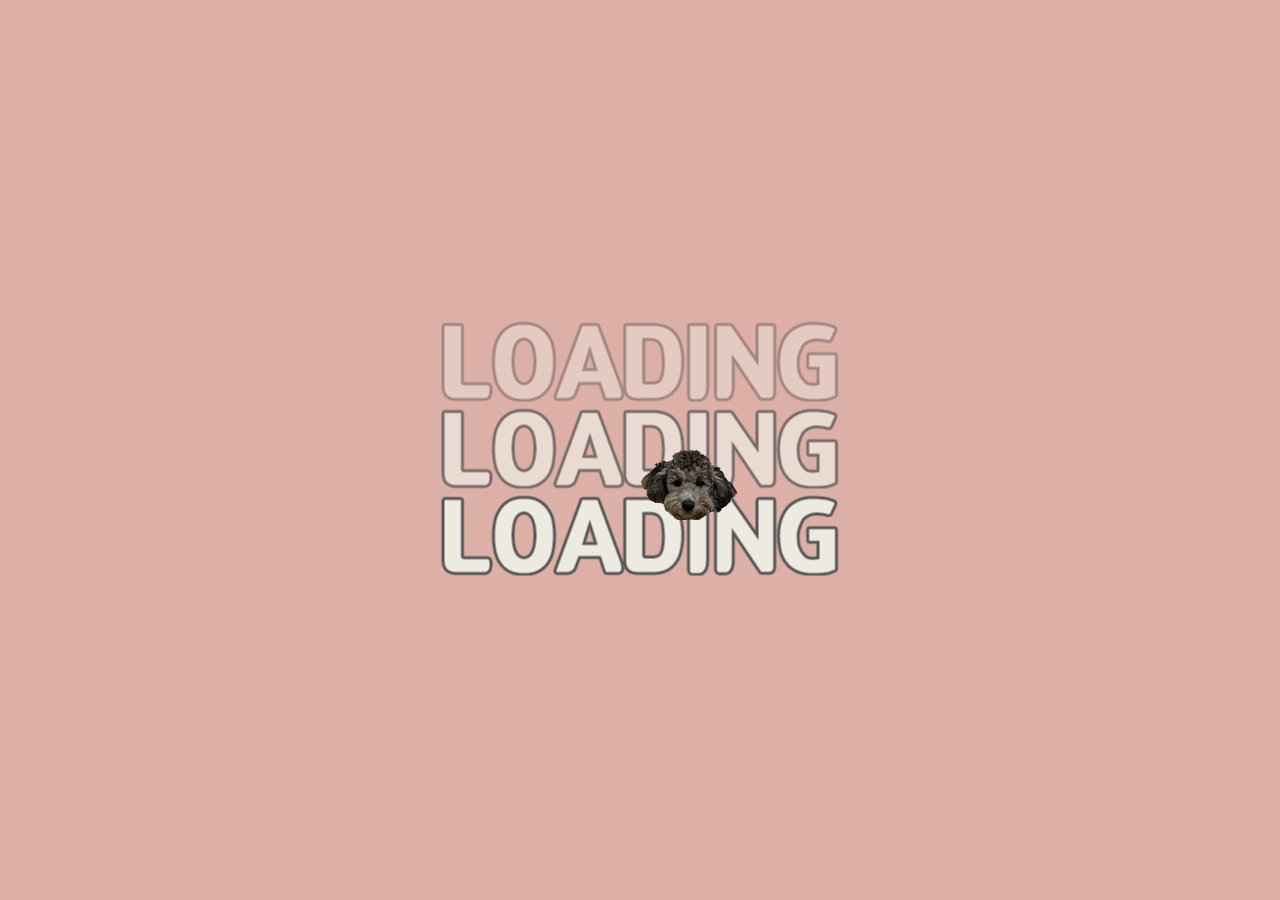
<file: index.html>
<!DOCTYPE html>
<html lang="ko">
<head>
    <meta charset="UTF-8">
    <title>강현지 자기소개사이트</title>
    
    <!------------------ fontawesome ------------------->
    <link rel="stylesheet" href="https://use.fontawesome.com/releases/v5.4.1/css/all.css" integrity="sha384-5sAR7xN1Nv6T6+dT2mhtzEpVJvfS3NScPQTrOxhwjIuvcA67KV2R5Jz6kr4abQsz" crossorigin="anonymous">
    
    <!------------------ css ------------------->      
    <link rel="stylesheet" href="css/styles1.css">
    
     <!------------------ font ------------------->  
    <link href="https://fonts.googleapis.com/css?family=Didact+Gothic|Noto+Sans+KR&display=swap" rel="stylesheet">
    
     <!------------------ js ------------------->   
    <script src="script/plugin/jquery-1.12.3.js"></script>
    <script src="script/plugin/jquery.easing.min.js"></script>
    <script src="script/plugin/jquery.inview.min.js"></script>
    <script src="script/script.js"></script>
</head>
<body>
    <div id="wrap">
        <div class="loading">
         <div class="loadtext clearfix">
            <p class="l1">L1</p>       
            <p class="l2">L2</p>       
            <p class="l3">L3</p>       
            <p>L4</p>       
         </div>
        </div><!-- 페이지 로딩 -->
        
        <div id="box"></div> <!-- 마우스 커서 -->
        
        <section id="container">
          <section class="portfolio cont">
             <p class="line"></p>
              <article class="allportf">
               <div class="port_btn clearfix">
                 <div class="web_btn clearfix">
                  <h2>Web Site</h2>
                  <div class="port_menu clearfix">
                     <p class="p on">1</p>
                     <p class="p">2</p>
                    <p class="p">3</p>
                  </div>                    
                 </div>
                 <div class="other_btn clearfix">
                  <h2>Other</h2>
                  <div class="other_menu clearfix">
                     <p class="p">1</p>
                     <p class="p">2</p>
                     <p class="p">3</p>   
                  </div>
                <p class="hoom"><a href="#"><img src="images/house.png" alt="홈으로"></a></p>  
                 </div>
               </div>
             <div class="port_tab">
              <div class="portalltab">
                <div class="tab dukwoo">
                    <div><img src="./images/dukwoo.png" alt="덕우페이지"></div>
                     <div class="preview">
                        <p class="view"><a href="dukwoo/index.html">VIEW</a></p>
                        <p class="proc"><a href="dukwoo/dukwoo_plan.html">PROCESS</a></p>
                     </div>   
                     <div class="txt">
                       <p>
                          <strong>Dukwoo</strong><br />
                          <span class="st">
                            기업형 반응형 리뉴얼 사이트<br/>
                            2020년 개인작업<br />
                            기획 / 디자인 기여도 100%<br/>
                          </span>
                          <br/>
                          <span>
                           회사소개, 사업소개, 배너를 배치 함으로써 깔끔하고<br/>
                           더 내용이 눈에 잘 보이게 하였다.
                          </span>
                       </p>
                    </div>                 
                 </div>
                 <div class="tab carol">
                    <div><img src="./images/carol.png" alt="캐롤원페이지"></div>
                    <div class="preview">
                      <p class="view"><a href="carol/index.html">VIEW</a></p>
                   </div> 
                   <div class="txt">
                     <p>
                       <strong>Carol</strong><br />
                       <span class="st">
                         영화 캐롤 원페이지<br/>
                         2019년 개인작업<br />
                         기획 / 디자인 기여도 100%<br/>
                       </span>
                        <br/>                      
                       <span>
                         영화의 분위기에 맞게 차분한 느낌을 가질 수 있게 제작하였고,<br/>
                         5개로 파트를 나뉘어 영화소개 페이지를 디자인 하였다.
                       </span>
                     </p>
                   </div>                 
                 </div>
                 <div class="tab andez">
                    <div><img src="./images/andlaptop.png" alt="앙데뷰쇼핑몰"></div>
                    <div class="preview">
                      <p class="view"><a href="andezvous/andezvous2.html">VIEW</a></p>
                      <p class="proc">
                        <a href="andezvous/ande_plan.html">PROCESS</a>
                      </p>
                   </div>
                   <div class="txt">
                     <p>
                       <strong>Andezvous</strong><br />
                       <span class="st">
                         악세서리 쇼핑몰 리뉴얼 사이트<br/>
                         2019년 개인작업<br />
                         기획 / 디자인 기여도 100%<br/>
                       </span>
                       <br/>
                       <span>
                         20-30대 고객층에 맞춰서 제품을 강조 하면서도<br/>
                         감성있는 느낌을 낼 수 있도록 디자인 하였다.
                       </span>
                     </p>
                   </div>
                 </div>
                 <div class="tab other_tab wedding">
                   <div><img src="./images/wedding.jpg" alt="청첩장공모전"></div>
                   <div class="preview">
                     <p class="proc"><a href="other/wedding_plan.html">PROCESS</a></p>
                   </div>
                   <div class="txt">
                     <p>
                       <strong>Wedding Card</strong><br />
                       <span class="st">
                         봄카드 청첩장 공모전<br/>
                         2016년 개인작업<br />
                         기획 / 디자인 기여도 100%<br/>
                       </span>
                       <br/>
                       <span>
                         신혼부부가 타고있는 컨셉으로 색연필과 물감으로<br/>
                         아기자기한 느낌을 낼 수 있도록 디자인 하였다.
                       </span>
                     </p>
                   </div>
                 </div>
                 <div class="tab other_tab phone">
                   <div><img src="./images/phonecase.png" alt="핸드폰케이스"></div>
                   <div class="preview">
                     <p class="proc"><a href="other/case_plan.html">PROCESS</a></p>
                   </div>
                   <div class="txt">
                     <p>
                       <strong>Phone Case</strong><br />
                       <span class="st">
                         핸드폰 케이스 공모전<br/>
                         2016년 개인작업<br />
                         기획 / 디자인 기여도 100%<br/>
                       </span>
                       <br/>
                       <span>
                         '부다페스트 호텔' 영화를 감명 깊게 보게되어,<br/>
                         그 영화의 색감과 분위기를 표현해 케이스를 제작해보았다.
                       </span>
                     </p>
                   </div>              
                 </div>
                 <div class="tab other_tab baby">
                   <div><img src="./images/baby1.jpg" alt="아기 아이콘"></div>
                   <div class="preview">
                     <p class="proc"><a href="other/baby_plan.html">PROCESS</a></p>
                   </div>
                   <div class="txt">
                     <p>
                       <strong>Baby icon</strong><br />
                       <span class="st">
                         유아용품 아이콘 작업<br/>
                         2019년 개인작업<br />
                         기획 / 디자인 기여도 100%<br/>
                       </span>
                       <br/>
                       <span>
                         일러스트 프로그램을 활용하여 곡선과 파스텔톤 색감을<br />
                         사용하여 부드럽고 귀여운 느낌으로 제작 하였다.
                       </span>
                     </p>
                   </div> 
                 </div>
              </div>        
              <div class="home_2"></div>                       
             </div> 
            </article>
            
           </section>
           
           <!-- 포트폴리오 끝 -->
           
           <section class="main cont">
                <article class="mainarticle">
                 <h1>kanghyunji</h1>
                 <h2>kanghyunji text</h2>
                 <h3>who is she?</h3>      
                  
                </article>
               
               <div class="m_btn">
                 <p class="left">Portfolio</p>
                 <p class="center">Click!</p>
                 <p class="right">About Me</p>
               </div>
               <div class="center_info"></div>
               <div class="bg"></div>
           </section>
           
           <!-- main 화면 -->
           
           <hr />
           
           <section class="aboutme cont">
            <article class="aboutarticle">
               <div class="menubtn">
                  <div class="btn">
                    <p class="btn01 click"><a href="#">About Me</a></p>
                    <p class="btn02"><a href="#">Skill</a></p>
                    <p class="btn03"><a href="#">Keyword</a></p>
                    <p class="btn05"><a href="#"><img src="images/house2.png" alt="메인메뉴"></a></p>
                  </div>
                </div>  
 
               <div class="tabcont">
                <div class="all_tab">
                 <div class="tab1 profile on">         
                    <h1>강현지</h1>
                    <p class=name1>                      
                        <strong>이름 :</strong> 강현지 <br />
                        <strong>생년월일 :</strong> 1992.10.11 <br />
                        <strong>주소 :</strong> 서울 서대문구 충정로 3가 3-331
                    </p>
                    <p class="name2">
                      <strong>자격증</strong><br />
                      컴퓨터활용능력 2급<br />
                      운전면허 2급<br />
                      전산세무 1급<br />
                      전산회계 1급<br />                     
                    </p>
                    <p class="name3">
                        <span>"</span>의욕만점 하루하루 발전해 나가는 퍼블리셔가 되고 싶습니다.<br />
                        퍼블리셔이자 소비자로서의 경험은, 클라이언트에게 보다 더 직접적이고 효율적인 서비스를 <br />제공 할 수 있습니다.
                        더욱 큰 만족을 위해 어떤 업무를 맡더라도 <span>책임감있게!</span><br /> HTML과 CSS를 깔끔하게 다루며 트렌드의 속도에 따라갈 수 있는 것이 저의 목표입니다.<span>"</span> 
                    </p>
                </div>
                <!--about me 차트--> 
                 
                  <div class="tab1 skill">
                       <div id="skills">
                         <div class="stick">
                           <h2>skill</h2>
                            <div class="container">
                            <div class="html clearfix">
                                <h3>Html</h3>
                                <div class="progress" data-bar="90">
                                  <p class="bar"></p>
                                </div>
                            </div>
                            <div class="css clearfix">
                                <h3>CSS</h3>
                                <div class="progress" data-bar="88">
                                  <p class="bar"></p>
                                </div>
                            </div>
                            <div class="jquery clearfix">
                                <h3>Jquery</h3>
                                <div class="progress" data-bar="83">
                                  <p class="bar"></p>
                                </div>
                            </div>
                            <div class="javascript clearfix">
                                <h3>Javascript</h3>
                                <div class="progress" data-bar="82">
                                  <p class="bar"></p>
                                </div>
                            </div>
                            <div class="photo clearfix">
                                <h3>Photoshop</h3>
                                <div class="progress" data-bar="90">
                                  <p class="bar"></p>
                                </div>
                            </div>                     
                           </div>
                          </div>
                          <div class="skill_text">
                            <div class="hc">
                              <h3 class="sth3">HTML5/CSS3</h3>
                              <p>웹표준을 준수하여
                                 코딩을 하며 웹사이트를 구현할 수 있습니다.</p>
                            </div>
                            <div class="jj">
                              <h3 class="sth3">JAVASCRIPT/J-QUERT</h3>
                              <p>웹사이트의 간단한 동적구현을 할 수 있습니다.</p>
                            </div>
                            <div class="pt">
                              <h3 class="sth3">PHOTOSHOP</h3>
                              <p>사진보정과 여러 기능들을 사용해 다양한 표현이 가능합니다.</p>
                            </div>
                          </div>
                      </div>                 
                  </div>
                  <!-- skill 끝 -->
                  
                  <div class="tab1 keyword">
                      <ul class="keyicon">
                        <li>
                          <img src="images/idea.png" alt="창의력아이콘">                          
                          <div>
                            <h2>창의력</h2>
                            <p>
                             <br />
                              다양한 분야에 관심을 가지고 탐구하여 <br />
                              더욱 폭 넓은 창의력과 안목을 키울 것입니다.
                            </p>
                          </div>
                        </li>
                        <li>
                          <img src="images/high.png" alt="사교성아이콘">
                          <div>
                            <h2>사교성</h2>
                            <p>
                             <br />
                              긍정적인 사고와 타고난 사교성으로<br />
                              동료들과 멋진 협동심을 발휘할 것입니다.
                            </p>
                          </div>
                        </li>
                        <li>
                          <img src="images/clock.png" alt="시간아이콘">
                          <div>
                            <h2>시간준수</h2>
                            <p>
                             <br />
                              세무회계전공으로 단련되어 더욱 꼼꼼히<br />
                              그 누구보다 철저하게 데드라인을 지킵니다.          
                            </p>
                          </div>
                        </li>
                      </ul>
                   </div>
                   <!-- keyword 끝 -->
                 </div>
                </div> 
            </article>       
         </section>
      </section>
     </div>
</body>
</html>
</file>
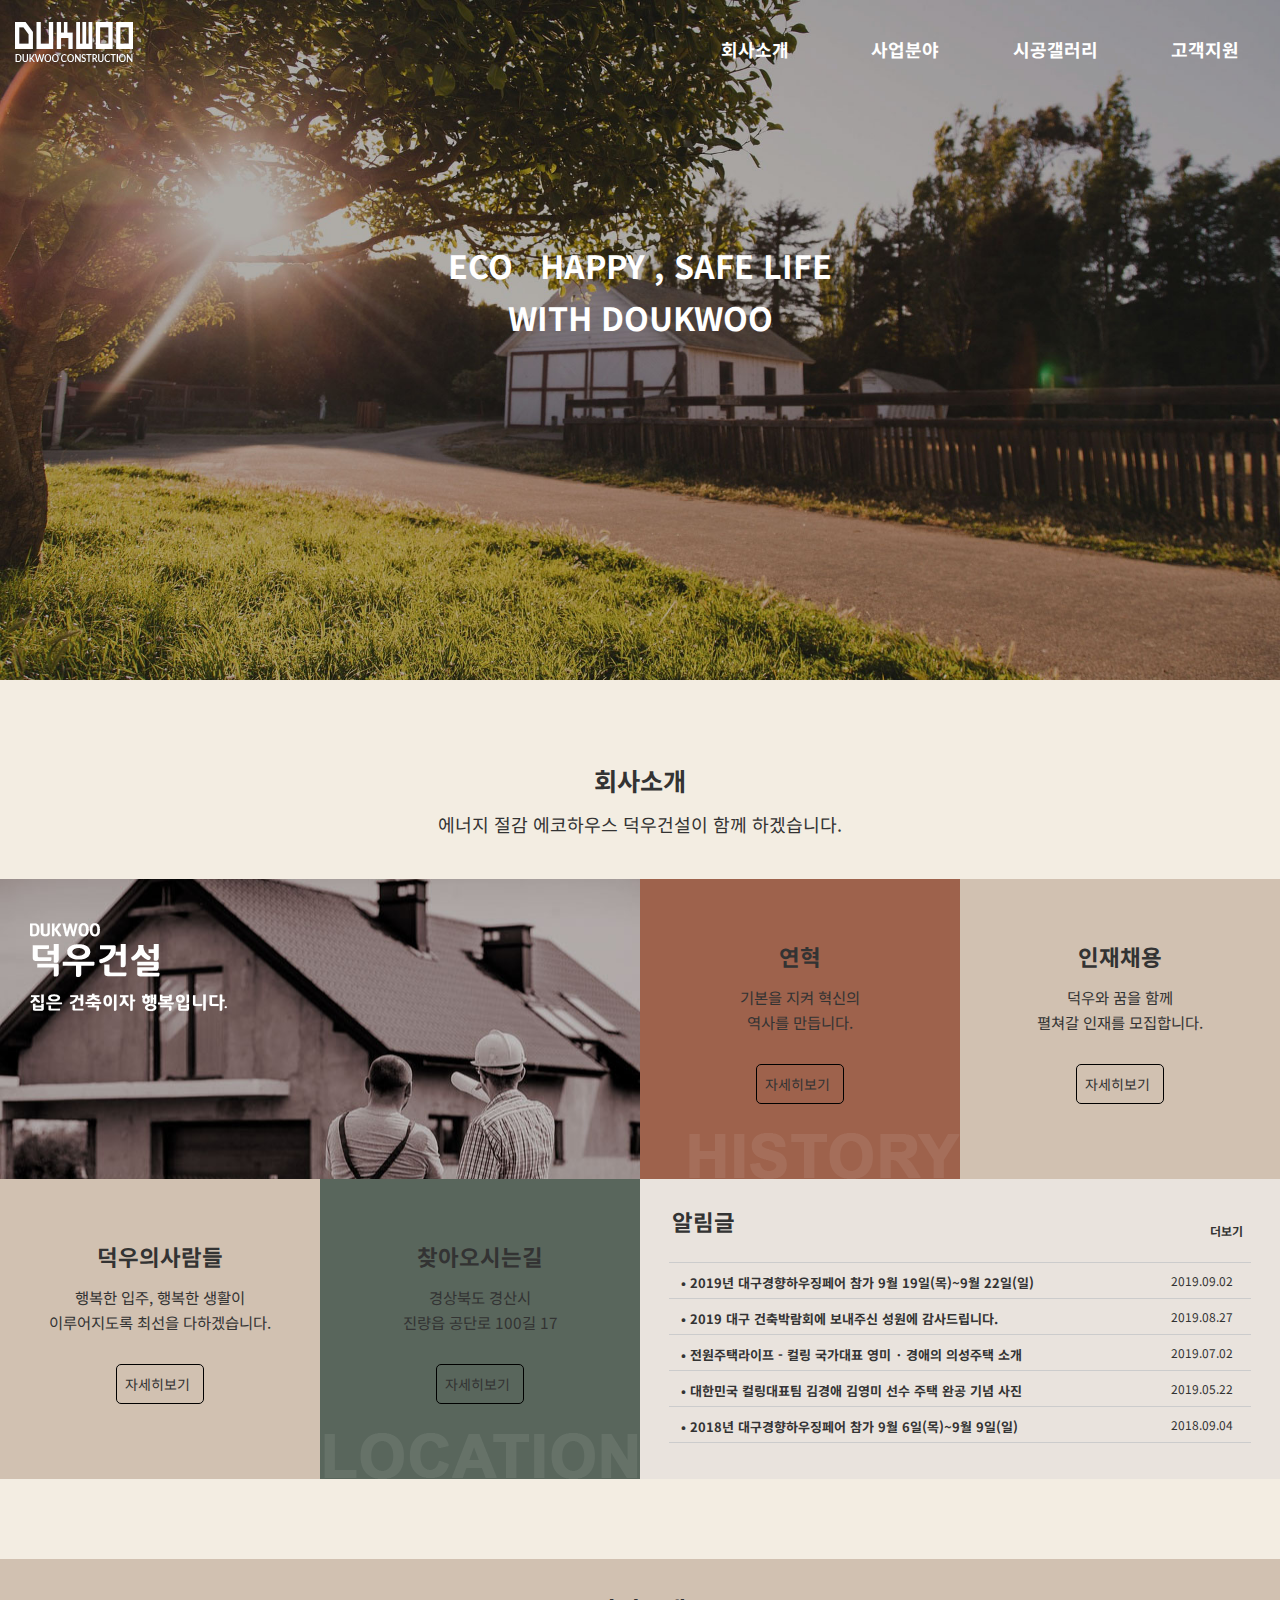
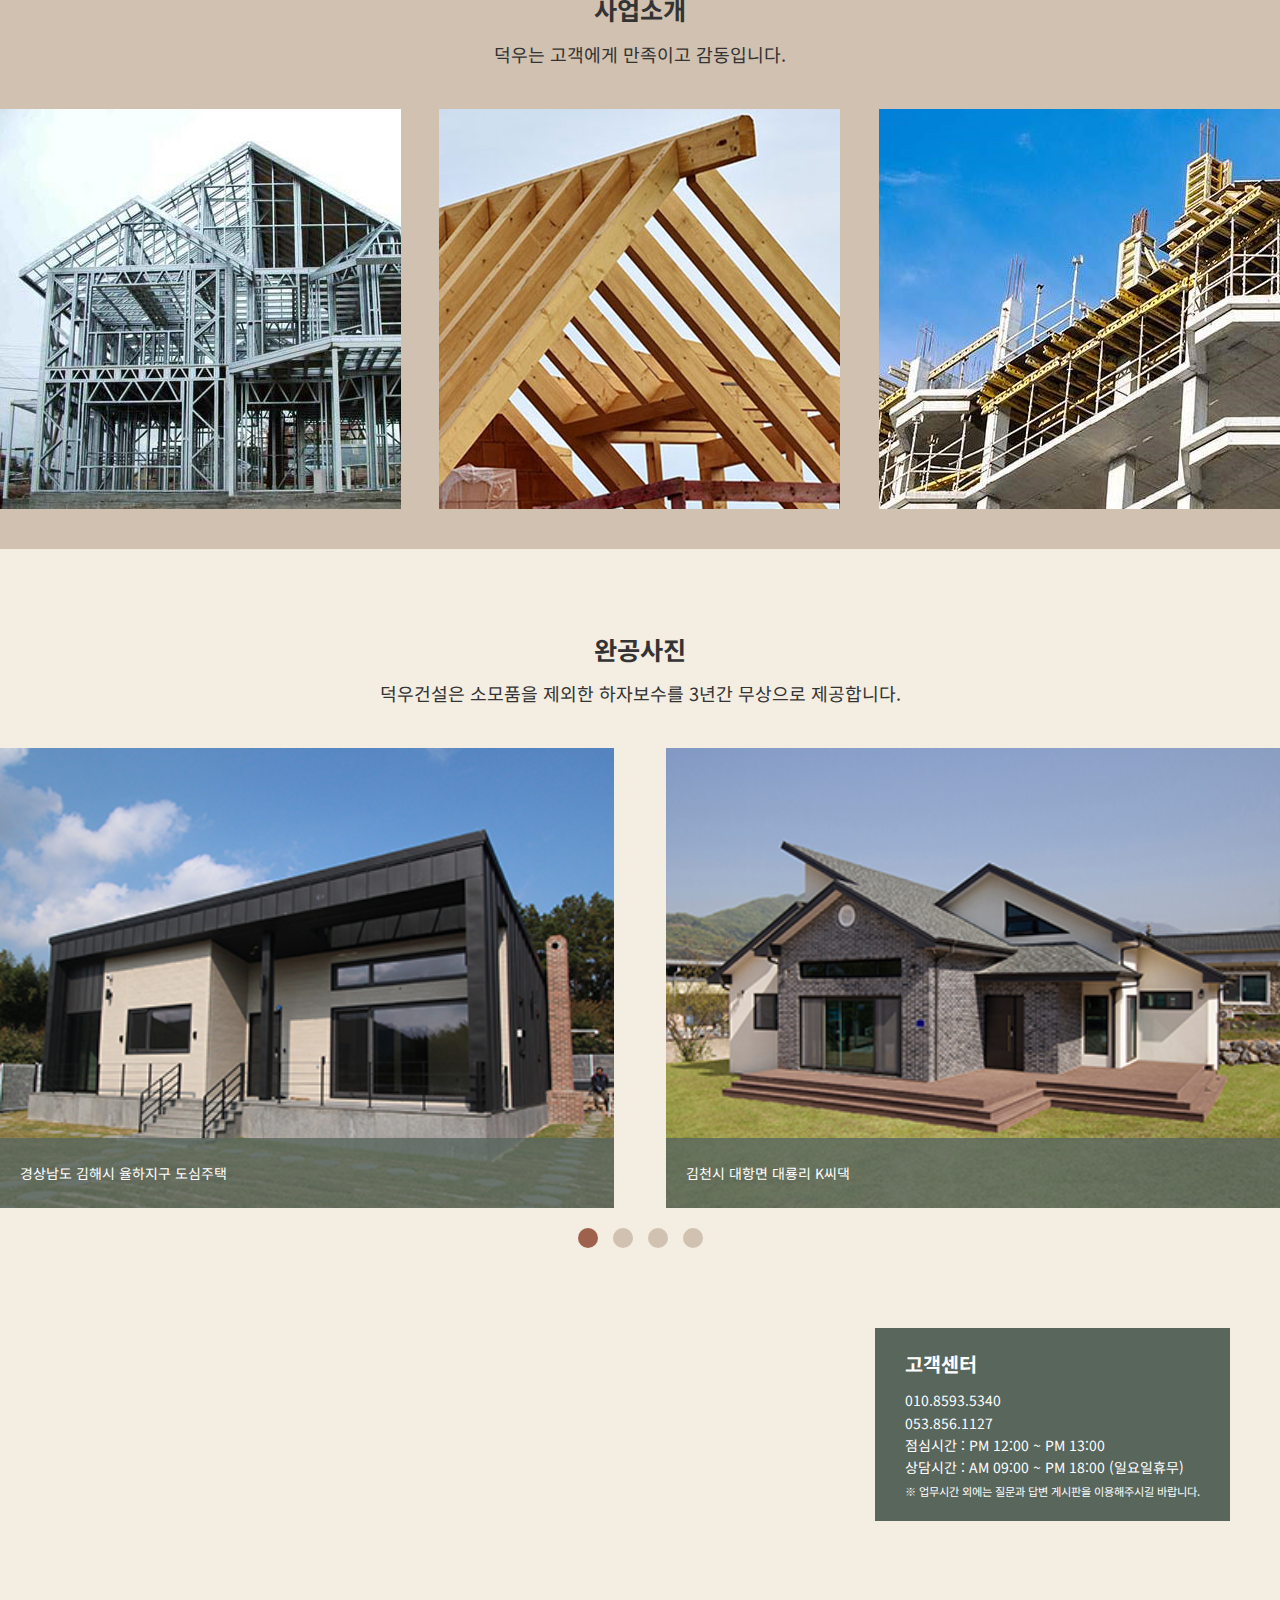
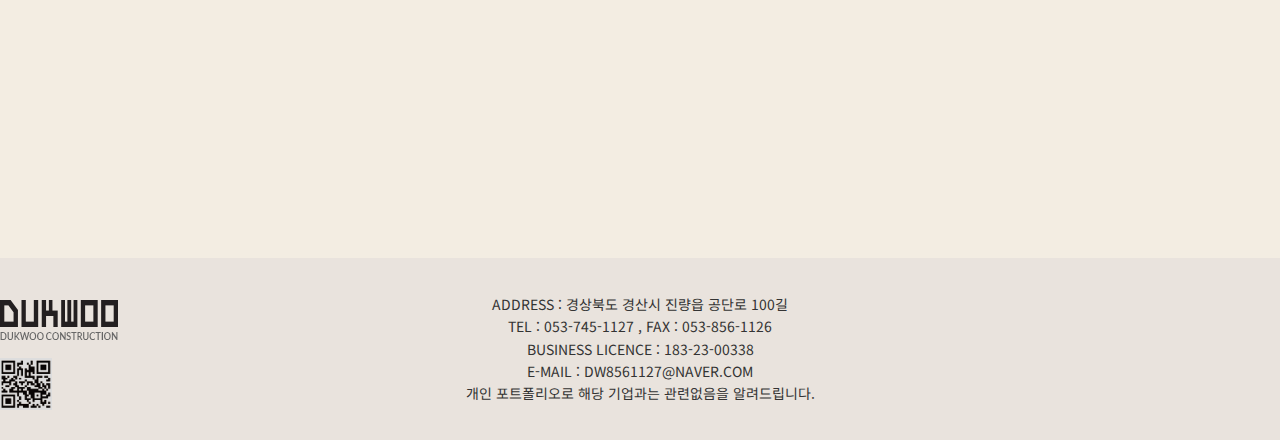
<file: dukwoo/index.html>
<!DOCTYPE html>
<html lang="ko">
<head>
  <meta charset="UTF-8">
  <meta name="viewport" content="width=device-width, initial-scale=1.0"> 
  <title>덕우건설</title>
  
  <!------------------ fontawesome ------------------->
  <link rel="stylesheet" href="https://use.fontawesome.com/releases/v5.4.1/css/all.css" integrity="sha384-5sAR7xN1Nv6T6+dT2mhtzEpVJvfS3NScPQTrOxhwjIuvcA67KV2R5Jz6kr4abQsz" crossorigin="anonymous">
        
  <!------------------ CSS 연결 ------------------->
  <link rel="stylesheet" href="css/reset.css">
  <link rel="stylesheet" href="css/styles.css">
  
   <!------------------ JS 연결 ------------------->
  <script src="js/plugin/jquery-1.12.3.js"></script>
  <script src="js/script.js"></script>

</head>
<body>
  <header>    
    <div class="btn"><i class="fas fa-bars"></i></div>
    <div class="main_bar container">
      <h1><a href="#">dukwoo</a></h1>     
      <nav>
        <ul class="gnb clearfix">
          <li>
            <a href="#">회사소개</a>
            <ul class="sub_menu">
              <li><a href="#">인사말</a></li>
              <li><a href="#">연혁</a></li>
              <li><a href="#">덕우의 사람들</a></li>
              <li><a href="#">찾아오시는 길</a></li>
            </ul>
          </li>
          <li>
            <a href="#">사업분야</a>
            <ul class="sub_menu">
              <li><a href="#">스틸하우스</a></li>
              <li><a href="#">목조주택</a></li>
              <li><a href="#">철근콘크리트조</a></li>
            </ul>
          </li>
          <li>
            <a href="#">시공갤러리</a>
            <ul class="sub_menu">
              <li><a href="#">현장스케치</a></li>
              <li><a href="#">완공사진</a></li>
              <li><a href="#">설계자료</a></li>
              <li><a href="#">소개된주택</a></li>
            </ul>
          </li>
          <li>
            <a href="#">고객지원</a>
            <ul class="sub_menu">
              <li><a href="#">정보공간</a></li>
              <li><a href="#">질문과답변</a></li>
              <li><a href="#">상담신청</a></li>
            </ul>
          </li>
        </ul>
      </nav> 
     </div>
     <div class="sub_bg"></div>
  </header><!-- 메인메뉴/서브메뉴 -->
    
    <hr>
    
    <nav class="fr">
        <div class="close"><i class="far fa-window-close"></i></div>
        <ul class="gnb clearfix">
          <li>
            <a href="#">회사소개 <i class="fas fa-caret-up"></i></a>
            <ul class="sub_menu">
              <li><a href="#">인사말</a></li>
              <li><a href="#">연혁</a></li>
              <li><a href="#">덕우의 사람들</a></li>
              <li><a href="#">찾아오시는 길</a></li>
            </ul>
          </li>
          <li>
            <a href="#">사업분야<i class="fas fa-caret-up"></i></a>
            <ul class="sub_menu">
              <li><a href="#">스틸하우스</a></li>
              <li><a href="#">목조주택</a></li>
              <li><a href="#">철근콘크리트조</a></li>
            </ul>
          </li>
          <li>
            <a href="#">시공갤러리<i class="fas fa-caret-up"></i></a>
            <ul class="sub_menu">
              <li><a href="#">현장스케치</a></li>
              <li><a href="#">완공사진</a></li>
              <li><a href="#">설계자료</a></li>
              <li><a href="#">소개된주택</a></li>
            </ul>
          </li>
          <li>
            <a href="#">고객지원<i class="fas fa-caret-up"></i></a>
            <ul class="sub_menu">
              <li><a href="#">정보공간</a></li>
              <li><a href="#">질문과답변</a></li>
              <li><a href="#">상담신청</a></li>
            </ul>
          </li>
        </ul>
      </nav> <!-- 화면조절시 서브메뉴-->        
      
       
    <div class="main_bg">
       <h1>ECO &nbsp; HAPPY , SAFE LIFE <br/> <span> WITH DOUKWOO</span> </h1>
       <img src="images/bg_5.jpg" alt="메인배경화면">        
    </div><!-- 메인화면 끝 -->
        
    <hr />
        
    <section class="cont1 con">
        <h2>회사소개</h2>
         <p>에너지 절감 에코하우스 덕우건설이 함께 하겠습니다.</p>
      <div class="container">
        <div class="info clearfix">
          <div class="in_1">
            <img src="./images/in_1h1.png" alt="덕우건설">
          </div>
          <div class="in_2">
            <h3>연혁</h3>
            <p>기본을 지켜 혁신의<br /> 역사를 만듭니다.</p>
            <a href="#" class="go">자세히보기<i class="fas fa-angle-right"></i></a>
          </div>

          <div class="in_3">
           <h3>인재채용</h3>
           <p>덕우와 꿈을 함께<br/>펼쳐갈 인재를 모집합니다.</p>
           <a href="#" class="go">자세히보기<i class="fas fa-angle-right"></i></a>
          </div>
          <div class="in_4">
            <h3>덕우의사람들</h3>
            <p>행복한 입주, 행복한 생활이 <br /> 이루어지도록 최선을 다하겠습니다.</p>
            <a href="#" class="go">자세히보기<i class="fas fa-angle-right"></i></a>
          </div>
          <div class="in_5">
            <h3>찾아오시는길</h3>
            <p>경상북도 경산시<br/> 진량읍 공단로 100길 17</p>
            <a href="#" class="go">자세히보기<i class="fas fa-angle-right"></i></a>          
          </div>
          <div class="in_6 clearfix">
            <h3>알림글
              <a href="#">더보기<i class="fas fa-angle-right"></i></a>
            </h3>
            <table>
               <caption>알림글</caption>
               <tbody>
                 <tr>
                   <th><a href="#">&bull;  2019년 대구경향하우징페어 참가 9월 19일(목)~9월 22일(일)</a></th>
                   <td>2019.09.02</td>
                 </tr>
                 <tr>
                    <th><a href="#">&bull; 2019 대구 건축박람회에 보내주신 성원에 감사드립니다.</a></th>
                    <td>2019.08.27</td>
                 </tr>
                 <tr>
                    <th><a href="#">&bull;  전원주택라이프 - 컬링 국가대표 영미 · 경애의 의성주택 소개</a></th>
                    <td>2019.07.02</td>
                 </tr>
                 <tr>
                    <th><a href="#">&bull;  대한민국 컬링대표팀 김경애 김영미 선수 주택 완공 기념 사진</a></th>
                    <td>2019.05.22</td>
                 </tr>
                 <tr>
                    <th><a href="#">&bull;  2018년 대구경향하우징페어 참가 9월 6일(목)~9월 9일(일)</a></th>
                    <td>2018.09.04</td>
                 </tr>
               </tbody>
            </table>
          </div>
        </div>        
      </div>
    </section> <!-- 회사소개 끝-->
        
    <hr>
    
    <section class="cont2 con">
       <h2>사업소개</h2>
       <p>덕우는 고객에게 만족이고 감동입니다.</p>       
       
      <div class="container">
          <ul class="clearfix">
            <li>
              <a href="#" class="go2">
               <span>
                  <strong>스틸하우스</strong>
                    <p>Steel House</p>
                  <em>자세히보기</em>                 
               </span>
              </a>
            </li>
            <li>
              <a href="#" class="go2">
               <span>
                  <strong>목조주택</strong>
                   <p>Wood House House</p>
                  <em>자세히보기</em>                 
               </span>
              </a>
            </li>
            <li>
            <a href="#" class="go2">
               <span>
                  <strong>철근콘크리트구조</strong>
                    <p>Rainforced concrete</p>
                  <em>자세히보기</em>                 
               </span>
              </a>
            </li>
          </ul>
      </div>     
    </section> <!--사업소개 끝-->
    
    <hr>
    
    <section class="cont3 con">
      <h2>완공사진</h2>
      <p>덕우건설은 소모품을 제외한 하자보수를 3년간 무상으로 제공합니다.</p>
      <div class="container">
       <div class="c3contdiv">         
          <ul class="c3cont clearfix">
            <li>
               <a href="#">
                 <img src="./images/img1.jpg" alt="경상남도 김해시 율하지구 도심주택"> 
                 <p>경상남도 김해시 율하지구 도심주택</p>
               </a>
            </li>
            <li>
               <a href="#">
                <img src="./images/img2.jpg" alt="김천시 대항면 대룡리 K씨댁">
                <p>김천시 대항면 대룡리 K씨댁</p>
               </a>
            </li>
            <li>
              <a href="#">
                <img src="./images/img3.jpg" alt="경주시 구정동">
                <p>경주시 구정동</p>
              </a>
            </li>
            <li>
              <a href="#">
                <img src="./images/img4.jpg" alt="경상북도 영덕군 오포리">
                <p>경상북도 영덕군 오포리</p>
              </a>
            </li>
            <li>
              <a href="#">
                <img src="./images/img5.jpg" alt="경상북도 경주시 죽동면 전원주택">
                <p>경상북도 경주시 죽동면 전원주택</p>
              </a>
            </li>
            <li>
              <a href="#">
                <img src="./images/img6.jpg" alt="경상북도 의성군 담밀면 S의원 연수원">
                <p>경상북도 의성군 담밀면 S의원 연수원</p>
              </a>
            </li>
            <li>
              <a href="#">
                <img src="./images/img7.jpg" alt="경상북도 경주시 외동읍 L님">
                <p>경상북도 경주시 외동읍 L님</p>
              </a>
            </li>
            <li>
              <a href="#">
                <img src="./images/img8.jpg" alt="경상북도 청도군 각북면 전원주택">
                <p>경상북도 청도군 각북면 전원주택</p>
              </a>
            </li>
          </ul>
       </div>
        <!-- 슬라이드 버튼 -->
        <ul class="dot clearfix">
          <li class="onn"></li>
          <li></li>
          <li></li>
          <li></li>
        </ul>
      </div>
      
    </section><!-- 완공사진 끝-->
    
    <hr>

    <section class="cont4 con">
      <div class="container">
        <iframe src="https://www.google.com/maps/embed?pb=!1m18!1m12!1m3!1d3232.869924157024!2d128.81849481522758!3d35.87670438014916!2m3!1f0!2f0!3f0!3m2!1i1024!2i768!4f13.1!3m3!1m2!1s0x35666d562af95fc5%3A0xcdba8138e9104b84!2z6rK97IOB67aB64-EIOqyveyCsOyLnCDsp4Trn4nsnY0g6rO164uo66GcMTAw6ri4IDE3!5e0!3m2!1sko!2skr!4v1582450521762!5m2!1sko!2skr" frameborder="0" style="border:0;" allowfullscreen=""></iframe>
        <div class="info_t">
              <h4>고객센터</h4>
              <p>
                <span>
                  010.8593.5340<br />
                  053.856.1127
                </span>
              </p>
              <p>
                점심시간 : PM 12:00 ~ PM 13:00<br/>
                상담시간 : AM 09:00 ~ PM 18:00 (일요일휴무)<br />
                <span class="s">※ 업무시간 외에는 질문과 답변 게시판을 이용해주시길 바랍니다.</span>
              </p>
        </div>
      </div>      
    </section><!-- 고객센터 끝--->
    
    <hr />
    
    <footer>
      <div class="container">
        <address>          
            ADDRESS : 경상북도 경산시 진량읍 공단로 100길<br />
            TEL : 053-745-1127 , FAX : 053-856-1126<br />
            BUSINESS LICENCE : 183-23-00338<br />
            E-MAIL : DW8561127@NAVER.COM<br />
            
            개인 포트폴리오로 해당 기업과는 관련없음을 알려드립니다.         
        </address>
        <div class="loqr">
          <img src="./images/logo_top.png" alt="로고" class="f_logo">
          <img src="./images/qrcord.png" alt="qr코드" class="qr">      
        </div>
      </div>
    </footer> <!-- footer 끝 -->
</body>
</html>
</file>
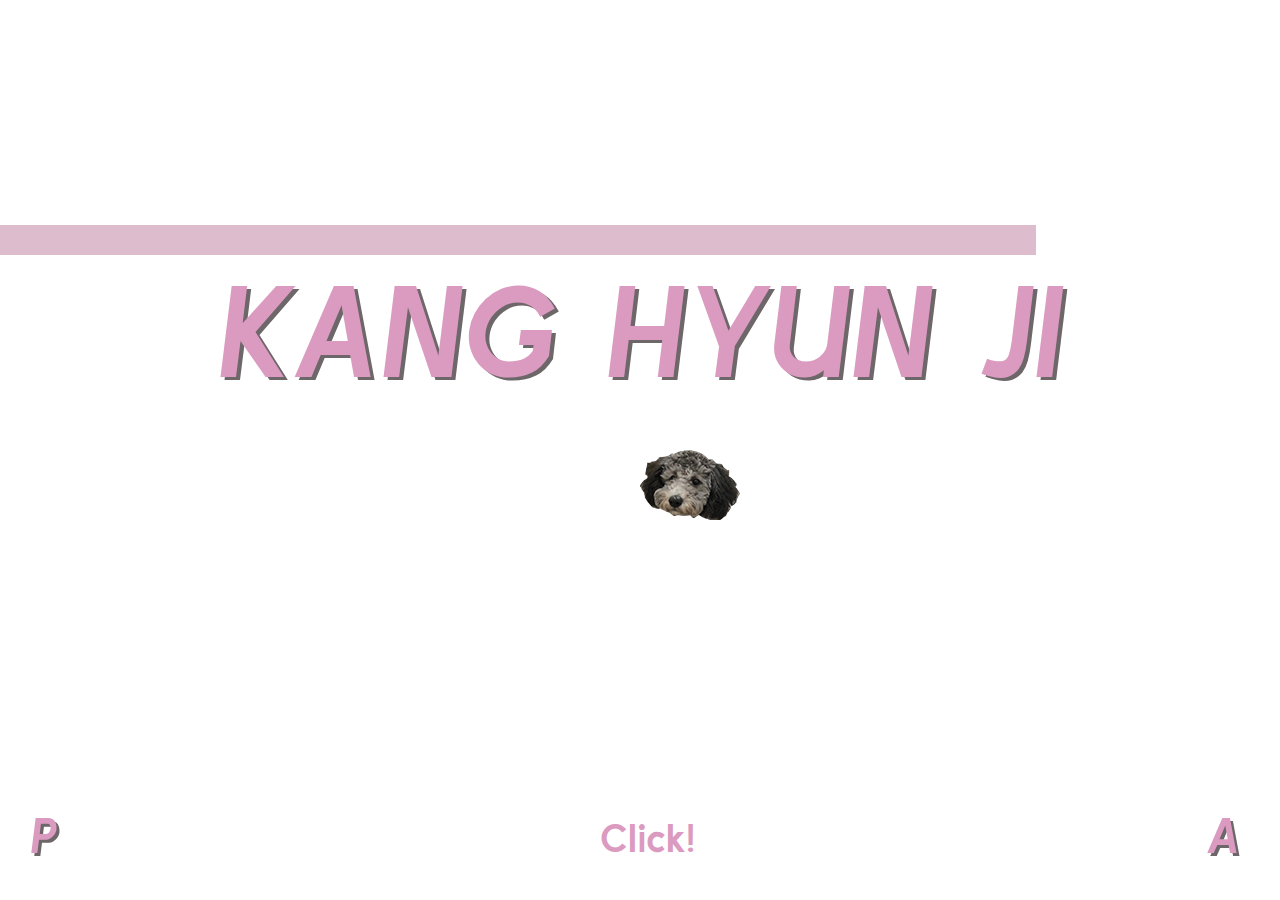
<file: portfilo/index.html>
<!DOCTYPE html>
<html lang="ko">
<head>
    <meta charset="UTF-8">
    <title>강현지 자기소개사이트</title>
    
    <!------------------ fontawesome ------------------->
    <link rel="stylesheet" href="https://use.fontawesome.com/releases/v5.4.1/css/all.css" integrity="sha384-5sAR7xN1Nv6T6+dT2mhtzEpVJvfS3NScPQTrOxhwjIuvcA67KV2R5Jz6kr4abQsz" crossorigin="anonymous">
    
    <link rel="stylesheet" href="css/styles1.css">
   <link href="https://fonts.googleapis.com/css?family=Kulim+Park|Noto+Sans+KR&display=swap" rel="stylesheet">
    
     <!------------------ js ------------------->   
    <script src="script/plugin/jquery-1.12.3.js"></script>
    <script src="script/plugin/jquery.easing.min.js"></script>
    <script src="script/plugin/jquery.inview.min.js"></script>
    <script src="script/script.js"></script>

</head>
<body>
    <div id="wrap">
         <div id="box"></div>
        <section id="container">
          <section class="portfoilo cont">
               <h1>Portfolio</h1>
               <div class="port_btn">
                 <div class="web_btn">
                  <h2>Web Site</h2>
                  <div class="port_menu">
                     <p class="p click"><a href="#">Andezvous</a></p>
                     <p class="p"><a href="#">Dukwoo</a></p>
                     <p class="p"><a href="#">Poodle</a></p>
                     <p class="p"><a href="#">Mr.blue</a></p>
                  </div>
                    
                 </div>
                 <div class="other_btn">
                  <h2>Other</h2>
                   <p class="p"><a href="#">Wedding Card</a></p>
                   <p class="p"><a href="#">Phone case</a></p>
                   <p class="p p_last"><a href="#">Baby icon set</a></p>
                   <p class="hoom"><a href="#"><img src="images/house.png" alt="홈으로"></a></p>
                 </div>
               </div>

             <div class="port_tab">
              <div class="portalltab">
                 <div class="tab andez">
                    <div><img src="./images/andlaptop.png" alt="앙데뷰쇼핑몰"></div>
                    <div class="preview">
                      <p class="view"><a href="andezvous/andezvous2.html">View</a></p>
                      <p class="proc">
                        <a href="andezvous/ande_plan.html">Process</a>
                      </p>
                   </div>
                   <div class="txt">
                     <p>
                       <strong>Andezvous</strong><br />
                       <span>악세서리 쇼핑몰 리뉴얼</span>
                     </p>
                   </div>
                 </div>
                 <div class="tab dukwoo">
                    <div><img src="./images/dukwoo.png" alt="덕우페이지"></div>
                     <div class="preview">
                        <p class="view"><a href="dukwoo/index.html">View</a></p>
                        <p class="proc"><a href="dukwoo/dukwoo_plan.html">Process</a></p>
                     </div>   
                     <div class="txt">
                       <p>
                          <strong>Dukwoo</strong><br />
                          <span>기업형 반응형 리뉴얼사이트</span>
                       </p>
                    </div>                 
                 </div>
                 <div class="tab poodle">
                    <div><img src="./images/poodletop.png" alt="푸들원페이지"></div>
                    <div class="preview">
                      <p class="view"><a href="poddlesite/index.html">View</a></p>
                      <p class="proc"><a href="poddlesite/podle_plan.html">Process</a></p>
                   </div> 
                   <div class="txt">
                     <p class="pootxt">
                       <strong>Poodle</strong><br />
                       <span>주제 원페이지</span>
                     </p>
                   </div>                 
                 </div>
                 <div class="tab blue">준비중입니다.</div>
                 <div class="tab Wedding">
                   <div><img src="./images/wedding.jpg" alt="청첩장공모전"></div>
                 </div>
                 <div class="tab phone">
                   <div><img src="./images/phonecase.png" alt="핸드폰케이스"></div>
                 </div>
                 <div class="tab baby">
                   <div><img src="./images/baby.png" alt="아기 아이콘"></div>
                   <div class="preview">
                      <p class="proc"><a href="babyicon/index.html">Process</a></p>
                   </div> 
                 </div>
              </div>  
              <div class="home_2"></div>                        
             </div>
           </section>
           <section class="main cont">
               <h1>KANG HYUN JI</h1>
               <div class="line">
                 <p class="top"></p>
                 <p class="lineR"></p>
                 <p class="bottom"></p>
                 <p class="lineL"></p>
               </div>
               
               <div class="m_btn">
                 <p class="left"><a href="#">P</a></p>
                 <p class="center">Click!</p>
                 <p class="right"><a href="#">A</a></p>
               </div>
               <div class="center_info">
               </div>
               <div class="bg"></div>
           </section>
           <section class="aboutme cont">
               <div class="menubtn">
                  <div class="btn">
                    <p class="btn01 click"><a href="#">About Me</a></p>
                    <p class="btn02"><a href="#">Skill</a></p>
                    <p class="btn03"><a href="#">Keyword</a></p>
                    <p class="btn04"><a href="#">Experience</a></p>
                    <p class="btn05"><a href="#"><img src="images/house.png" alt="메인메뉴"></a></p>
                  </div>
                </div>  
 
               <div class="tabcont">
                <div class="all_tab">
                 <div class="tab1 profile on">         
                    <h1>강현지</h1>
                    <p>
                        Name : 강현지<br />
                        Birth : 1992.10.11<br />
                        Address : 서울 서대문구 충정로 3가 3-331 <br />
                    </p>
                    <br />
                    <p>                     
                        "의욕만점 하루하루 발전해 나가는 퍼블리셔가 되고 싶습니다.<br />
                        퍼블리셔이자 소비자로서의 경험은, 클라이언트에게 보다 더 직접적이고 효율적인 서비스를 제공 할 수 있습니다.<br />
                        더욱 큰 만족을 위해 어떤 업무를 맡더라도 책임감있게!<br /> HTML과 CSS를 깔끔하게 다루며 트렌드의 속도에 따라갈 수 있는 것이 저의 목표입니다."                                     
                    </p>
                 </div>
                <!--about me 차트--> 
                 
                  <div class="tab1 skill">
                       <div id="skills">
                         <div class="stick">
                           <h2>skill</h2>
                            <div class="container">
                            <div class="html clearfix">
                                <h3>Html</h3>
                                <div class="progress" data-bar="90">
                                  <p class="bar"></p>
                                </div>
                            </div>
                            <div class="css clearfix">
                                <h3>CSS</h3>
                                <div class="progress" data-bar="88">
                                  <p class="bar"></p>
                                </div>
                            </div>
                            <div class="jquery clearfix">
                                <h3>Jquery</h3>
                                <div class="progress" data-bar="83">
                                  <p class="bar"></p>
                                </div>
                            </div>
                            <div class="javascript clearfix">
                                <h3>Javascript</h3>
                                <div class="progress" data-bar="82">
                                  <p class="bar"></p>
                                </div>
                            </div>
                            <div class="photo clearfix">
                                <h3>Photoshop</h3>
                                <div class="progress" data-bar="90">
                                  <p class="bar"></p>
                                </div>
                            </div>                     
                           </div>
                          </div>
                          <div class="skill_text">
                            <div class="hc">
                              <h3 class="sth3">HTML5/CSS3</h3>
                              <p>웹표준을 준수하여
                                 코딩을 하며 웹사이트를 구현할 수 있습니다.</p>
                            </div>
                            <div class="jj">
                              <h3 class="sth3">JAVASCRIPT/J-QUERT</h3>
                              <p>웹사이트의 간단한 동적구현을 할 수 있습니다.</p>
                            </div>
                            <div class="pt">
                              <h3 class="sth3">PHOTOSHOP</h3>
                              <p>사진보정과 여러 기능들을 사용해 다양한 표현이 가능합니다.</p>
                            </div>
                          </div>
                      </div>                 
                  </div>
                  <div class="tab1 keyword">
                      <ul class="keyicon">
                        <li>
                          <span>
                            <img src="images/idea.png" alt="">
                          </span>
                          <div>
                            <h2>창의력</h2>
                            <p>
                             <br />
                              다양한 분야에 관심을 가지고 탐구하여 <br />
                              더욱 폭 넓은 창의력과 안목을 키울 것입니다.
                            </p>
                          </div>
                        </li>
                        <li>
                          <span><img src="images/high.png" alt=""></span>
                          <div>
                            <h2>사교성</h2>
                            <p>
                             <br />
                              긍정적인 사고와 타고난 사교성으로<br />
                              동료들과 멋진 협동심을 발휘할 것입니다.
                            </p>
                          </div>
                        </li>
                        <li>
                          <span><img src="images/clock.png" alt=""></span>
                          <div>
                            <h2>시간준수</h2>
                            <p>
                             <br />
                              세무회계전공으로 단련되어 더욱 꼼꼼히<br />
                              그 누구보다 철저하게 데드라인을 지킵니다.          
                            </p>
                          </div>
                        </li>
                      </ul>
                   </div>
                  <div class="tab1 experience"> 
                    <div class="text">
                      <h3><span>My</span> Colorful experience!</h3>
                      <p>
                        저는 여행하는 것을 좋아합니다. 휴양지보다는 볼거리가 많은 나라 위주로 다녔습니다.<br />
                        새로운 곳을 가고 새로운 사람들과 함께 대화 나누는 것에서 재미를 느끼고 
                        다양한 것을 보고, 경험하고 싶어 합니다.<br /> 
                        그리고 저는 전시회를 자주 찾아가는 편입니다.
                        새로운 무언가를 작품을 통해서 느낄 수 있는 곳이기 때문입니다. <br />간접적으로 누군가의 생각, 경험, 가치관을 알 수 있고
                        또한 그것으로 내가 몰랐던 크고 신기한 세계를 경험할 수 있는 곳이라 생각합니다. 그리고 애니메이션과 감각적인 색감의 모든 작품을 좋아합니다.
                        어렸을 적에 디즈니 애니메이션을 접하게 되었고, 그 작품만의 디테일과 색감을 접하고 찾았던 것이 디자인 할때 영감을 주었습니다.
                      </p>
                    </div>
                    <div class="slide">                   
                       <div class="exbtn">
                         <p class="btn_left"><i class="far fa-hand-point-left"></i></p>
                         <p class="btn_right"><i class="far fa-hand-point-right"></i></p>
                       </div>
                      <div id="mask">
                          <div id="img_wrap">
                              <img src="./images/pic_1.jpg" alt="" />
                              <img src="./images/pic_2.jpg" alt="" />
                              <img src="./images/pic_3.jpg" alt="" />
                              <img src="./images/pic_4.jpg" alt="" />
                              <img src="./images/pic_5.jpg" alt="" />
                              <img src="./images/pic_6.jpg" alt="" />                  
                              <img src="./images/pic_7.jpg" alt="" />
                              <img src="./images/pic_8.jpg" alt="" />
                              <img src="./images/pic_9.jpg" alt="" />
                              <img src="./images/pic_10.jpg" alt="" />
                              <img src="./images/pic_11.jpg" alt="" />
                              <img src="./images/pic_12.jpg" alt="" />               
                              <img src="./images/pic_13.jpg" alt="" />               
                              <img src="./images/pic_14.jpg" alt="" />               
                              <img src="./images/pic_15.jpg" alt="" />               
                          </div>
                      </div>                     
                    </div>
                     
                  </div>
                 </div>
                </div>
        
         </section>
      </section>
     </div>
</body>
</html>
</file>
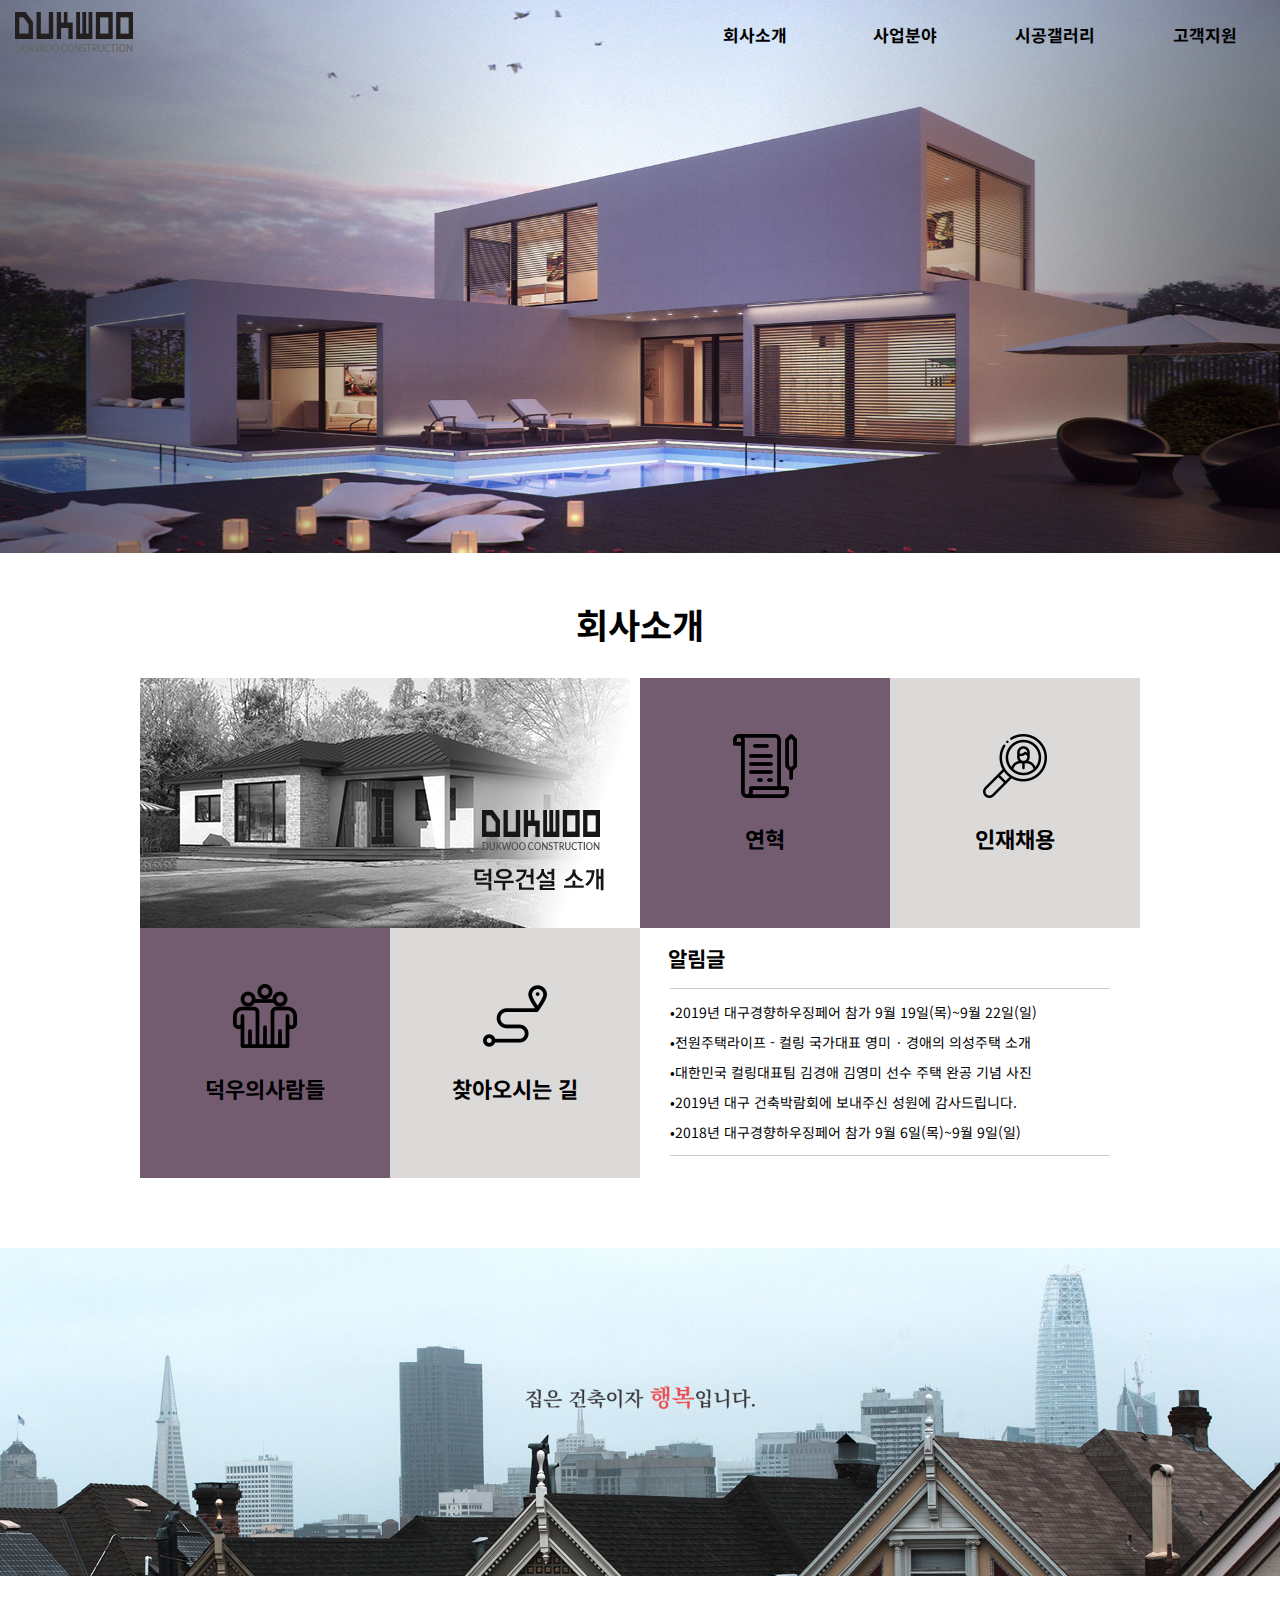
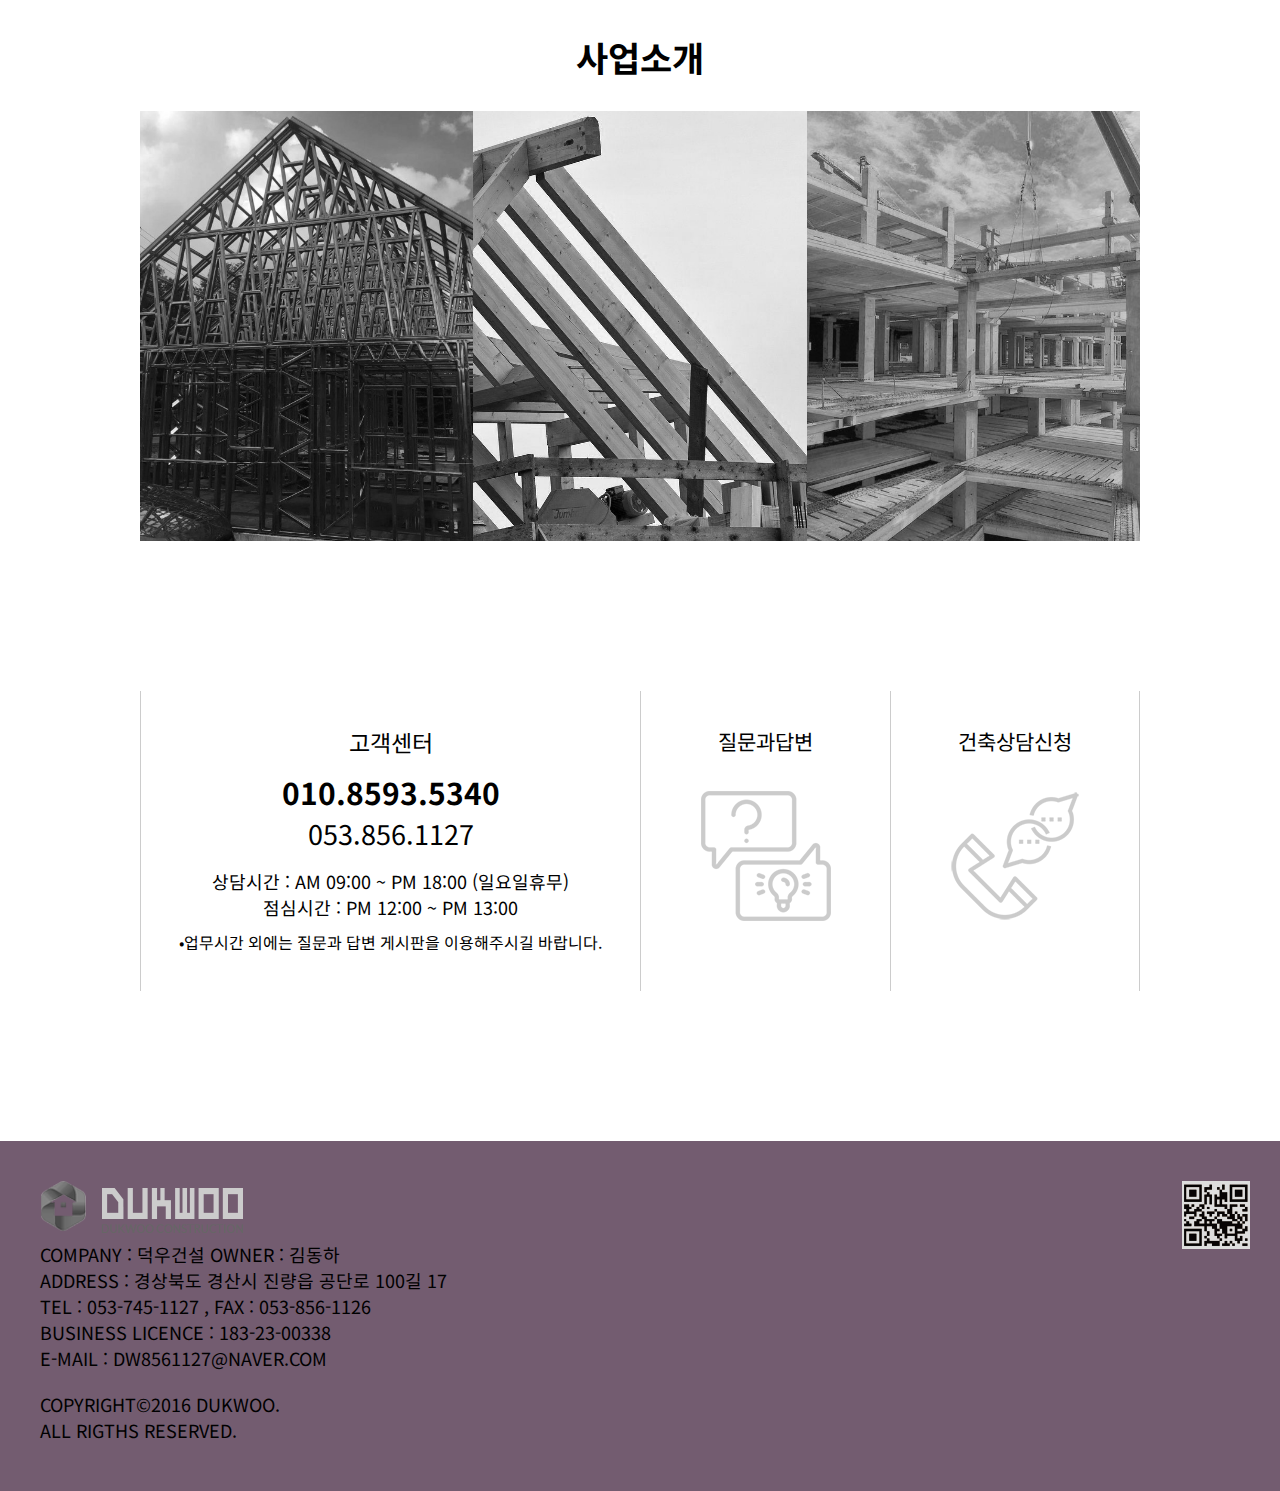
<file: portfilo/dukwoo/index.html>
<!DOCTYPE html>
<html lang="ko">
<head>
  <meta charset="UTF-8">
  <meta name="viewport" content="width=device-width, initial-scale=1.0"> <!--모바일화면에 최적화시키기위해 꼭 필-->
  
          <!------------------ fontawesome ------------------->
    <link rel="stylesheet" href="https://use.fontawesome.com/releases/v5.4.1/css/all.css" integrity="sha384-5sAR7xN1Nv6T6+dT2mhtzEpVJvfS3NScPQTrOxhwjIuvcA67KV2R5Jz6kr4abQsz" crossorigin="anonymous">
  <title>덕우건설</title>
  <!--css 연결-->
  <link rel="stylesheet" href="css/styles.css">
  
  <!--js 연결-->
  <script src="js/plugin/jquery-1.12.3.js"></script>
  <script src="js/script.js"></script>

</head>
<body>
  <div id="wrap">
    <header>    
    <div id="btn"><i class="fas fa-bars"></i></div>
     <div id="main_bar">
      <h1><a href="#">dukwoo</a></h1>     
      <nav>
        <ul class="gnb clearfix">
          <li>
            <a href="#">회사소개</a>
            <ul class="sub_menu">
              <li><a href="#">인사말</a></li>
              <li><a href="#">연혁</a></li>
              <li><a href="#">덕우의 사람들</a></li>
              <li><a href="#">찾아오시는 길</a></li>
            </ul>
          </li>
          <li>
            <a href="#">사업분야</a>
            <ul class="sub_menu">
              <li><a href="#">스틸하우스</a></li>
              <li><a href="#">목조주택</a></li>
              <li><a href="#">철근콘크리트조</a></li>
            </ul>
          </li>
          <li>
            <a href="#">시공갤러리</a>
            <ul class="sub_menu">
              <li><a href="#">현장스케치</a></li>
              <li><a href="#">완공사진</a></li>
              <li><a href="#">설계자료</a></li>
              <li><a href="#">소개된주택</a></li>
            </ul>
          </li>
          <li>
            <a href="#">고객지원</a>
            <ul class="sub_menu">
              <li><a href="#">정보공간</a></li>
              <li><a href="#">질문과답변</a></li>
              <li><a href="#">상담신청</a></li>
            </ul>
          </li>
        </ul>
      </nav> 
     </div>
    <div class="sub_bg"></div>
    </header>
    <nav class="fr">
        <div id="close"><i class="far fa-window-close"></i></div>
        <ul class="gnb clearfix">
          <li>
            <a href="#">회사소개 <i class="fas fa-caret-up"></i></a>
            <ul class="sub_menu">
              <li><a href="#">인사말</a></li>
              <li><a href="#">연혁</a></li>
              <li><a href="#">덕우의 사람들</a></li>
              <li><a href="#">찾아오시는 길</a></li>
            </ul>
          </li>
          <li>
            <a href="#">사업분야<i class="fas fa-caret-up"></i></a>
            <ul class="sub_menu">
              <li><a href="#">스틸하우스</a></li>
              <li><a href="#">목조주택</a></li>
              <li><a href="#">철근콘크리트조</a></li>
            </ul>
          </li>
          <li>
            <a href="#">시공갤러리<i class="fas fa-caret-up"></i></a>
            <ul class="sub_menu">
              <li><a href="#">현장스케치</a></li>
              <li><a href="#">완공사진</a></li>
              <li><a href="#">설계자료</a></li>
              <li><a href="#">소개된주택</a></li>
            </ul>
          </li>
          <li>
            <a href="#">고객지원<i class="fas fa-caret-up"></i></a>
            <ul class="sub_menu">
              <li><a href="#">정보공간</a></li>
              <li><a href="#">질문과답변</a></li>
              <li><a href="#">상담신청</a></li>
            </ul>
          </li>
        </ul>
      </nav>    
       <!--메인-->
        <div class="main_bg">
         <img src="images/bg_1.jpg" alt="메인배경화면">
        </div>
    <section class="cont">
      <div id="container">
        <h2>회사소개</h2>
        <div class="info clearfix">
          <div class="in_1"><a href="#">덕우건설소개</a></div>
          <div class="in_2"><a href="#">연혁</a></div>
          <div class="in_3"><a href="#">인재채용</a></div>
          <div class="in_4"><a href="#">덕우의사람들</a></div>
          <div class="in_5"><a href="#">찾아오시는 길</a></div>
          <div class="in_6">
            <h3><span>알림글</span></h3>
            <ol class="noti">
              <li>
                <a href="#">
                  <p>
                  &bull;2019년 대구경향하우징페어 참가 9월 19일(목)~9월 22일(일)
                  </p>
                </a>
              <li>
                <a href="#">
                  <p>
                  &bull;전원주택라이프 - 컬링 국가대표 영미 · 경애의 의성주택 소개
                  </p>
                </a>
              </li>
               <li>
                <a href="#">
                  <p>
                  &bull;대한민국 컬링대표팀 김경애 김영미 선수 주택 완공 기념 사진
                  </p>
                </a>
              </li>
              <li>
                <a href="#">
                  <p>
                  &bull;2019년 대구 건축박람회에 보내주신 성원에 감사드립니다.
                  </p>
                </a>
              </li>
              <li>
                <a href="#">
                  <p>
                  &bull;2018년 대구경향하우징페어 참가 9월 6일(목)~9월 9일(일)
                  </p>
                </a>
              </li>          
            </ol>
          </div>
        </div>        
      </div>
    </section>
    <div class="ban"><img src="./images/banner1.jpg" alt="집은 건축이자 행복입니다."></div>
    <section class="cont2">
       <h2>사업소개</h2>
      <div id="container2">
        <div class="intro">
          <ul>
            <li>
              <a href="#">
                스틸하우스
                <span>Steel House</span>
              </a>
            </li>
            <li><a href="#">목조주택<span>Wood House</span></a></li>
            <li><a href="#">철근콘크리트구조<span>Rainforced concrete</span></a></li>
          </ul>
        </div>
      </div>      
    </section>
    <section class="cont3">
      <div class="container3">
        <div class="info">   
           <div class="info_t">
              <p>고객센터<span></span></p>
              <strong>010.8593.5340</strong>
              <span>053.856.1127</span>
            <ul>
              <li>상담시간 : AM 09:00 ~ PM 18:00 (일요일휴무)</li>
              <li>점심시간 : PM 12:00 ~ PM 13:00</li>
              <li>&#8226;업무시간 외에는 질문과 답변 게시판을 이용해주시길 바랍니다.</li>
            </ul>
           </div>    
         <div class="info_q"><a href="#">질문과답변<span></span></a></div>
        <div class="info_c"><a href="#">건축상담신청<span></span></a></div>
        </div>
      </div>
    </section>
    <footer>
      <div class="f_info">
        <h1><img src="./images/footer_logo.png" alt=""></h1>
        <address>
          <p><span>COMPANY : 덕우건설 OWNER : 김동하</span></p>
          <p><span>ADDRESS : 경상북도 경산시 진량읍 공단로 100길 17</span></p>
          <p><span>TEL : 053-745-1127 , FAX : 053-856-1126</span></p>
          <p><span>BUSINESS LICENCE : 183-23-00338</span></p>
          <p><span>E-MAIL : DW8561127&#64;NAVER.COM</span></p>
        </address>
        <div class="copyright">
          <p><span>COPYRIGHT©2016 DUKWOO.<br>ALL RIGTHS RESERVED.</span></p>
        </div>
        <div class="qr">
          <img src="./images/qrcord.png" alt="qr코드">
        </div>
      </div>
    </footer>

  </div>
</body>
</html>
</file>
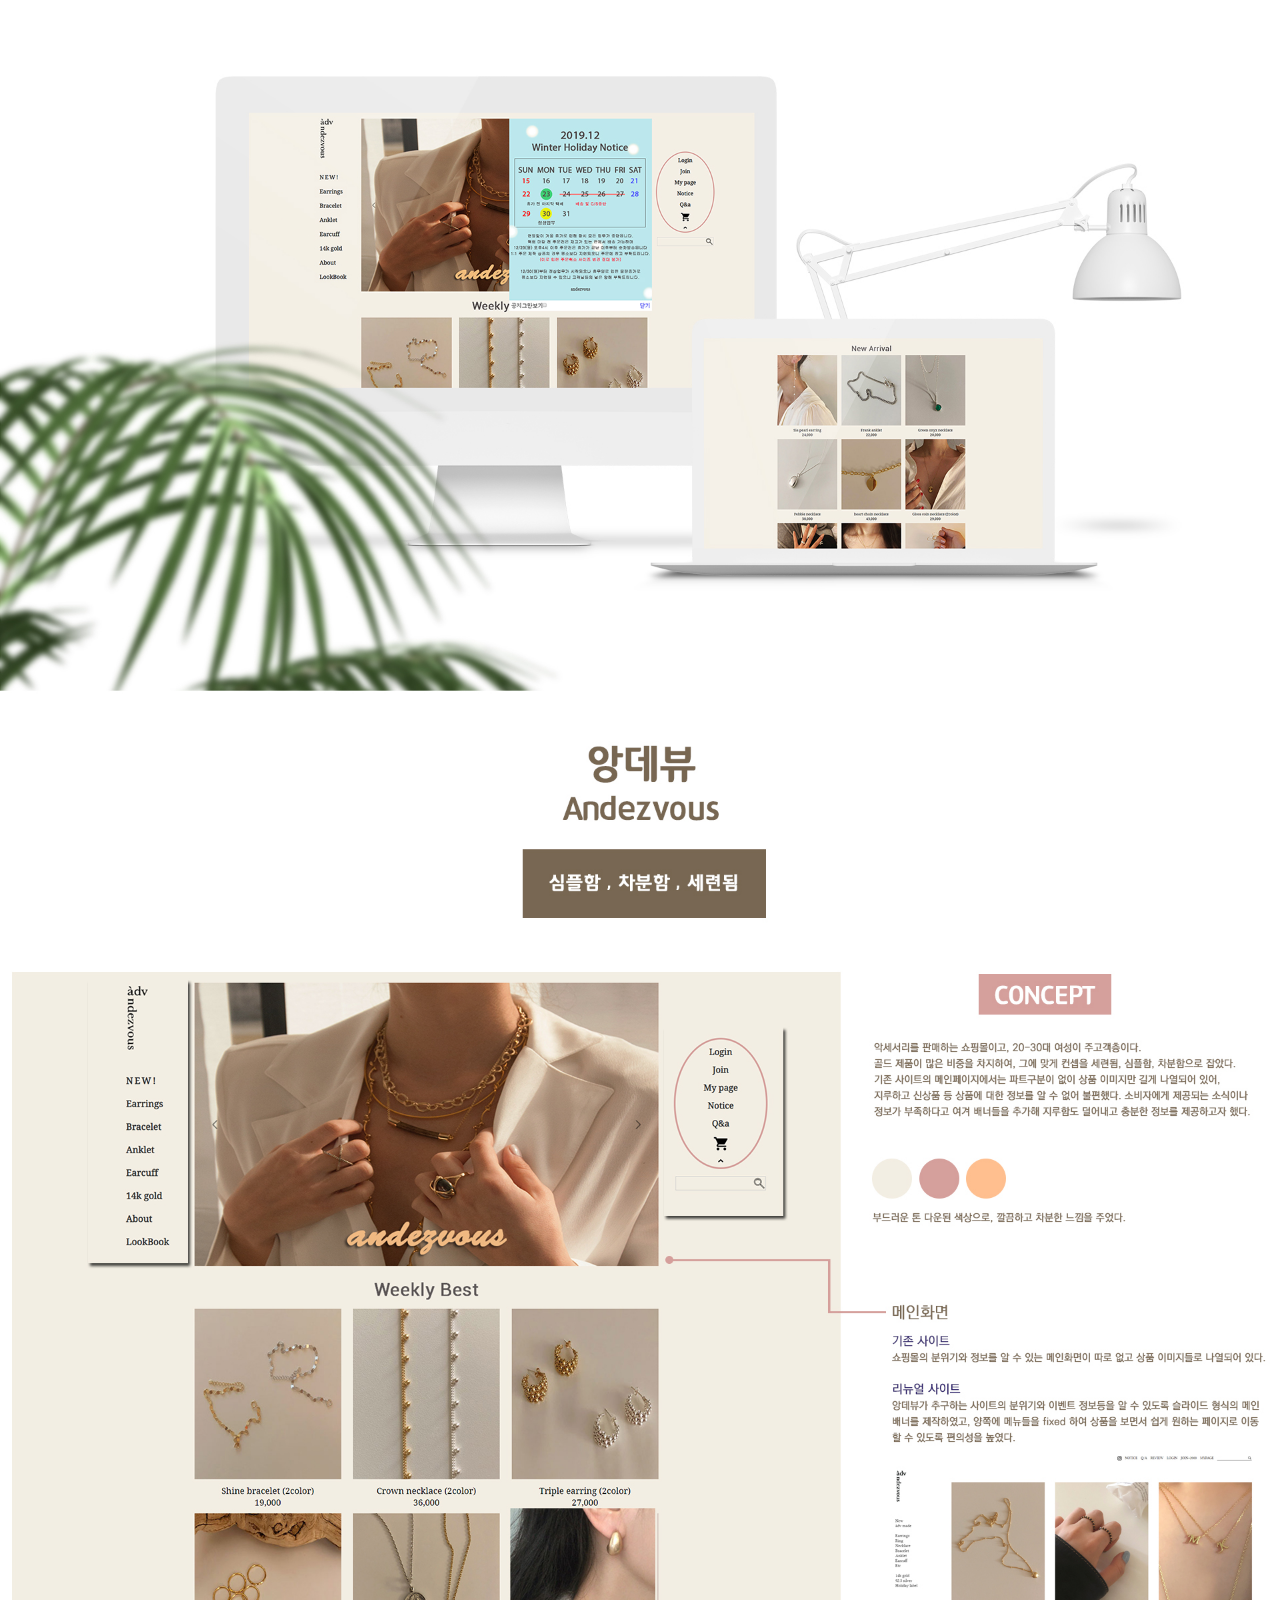
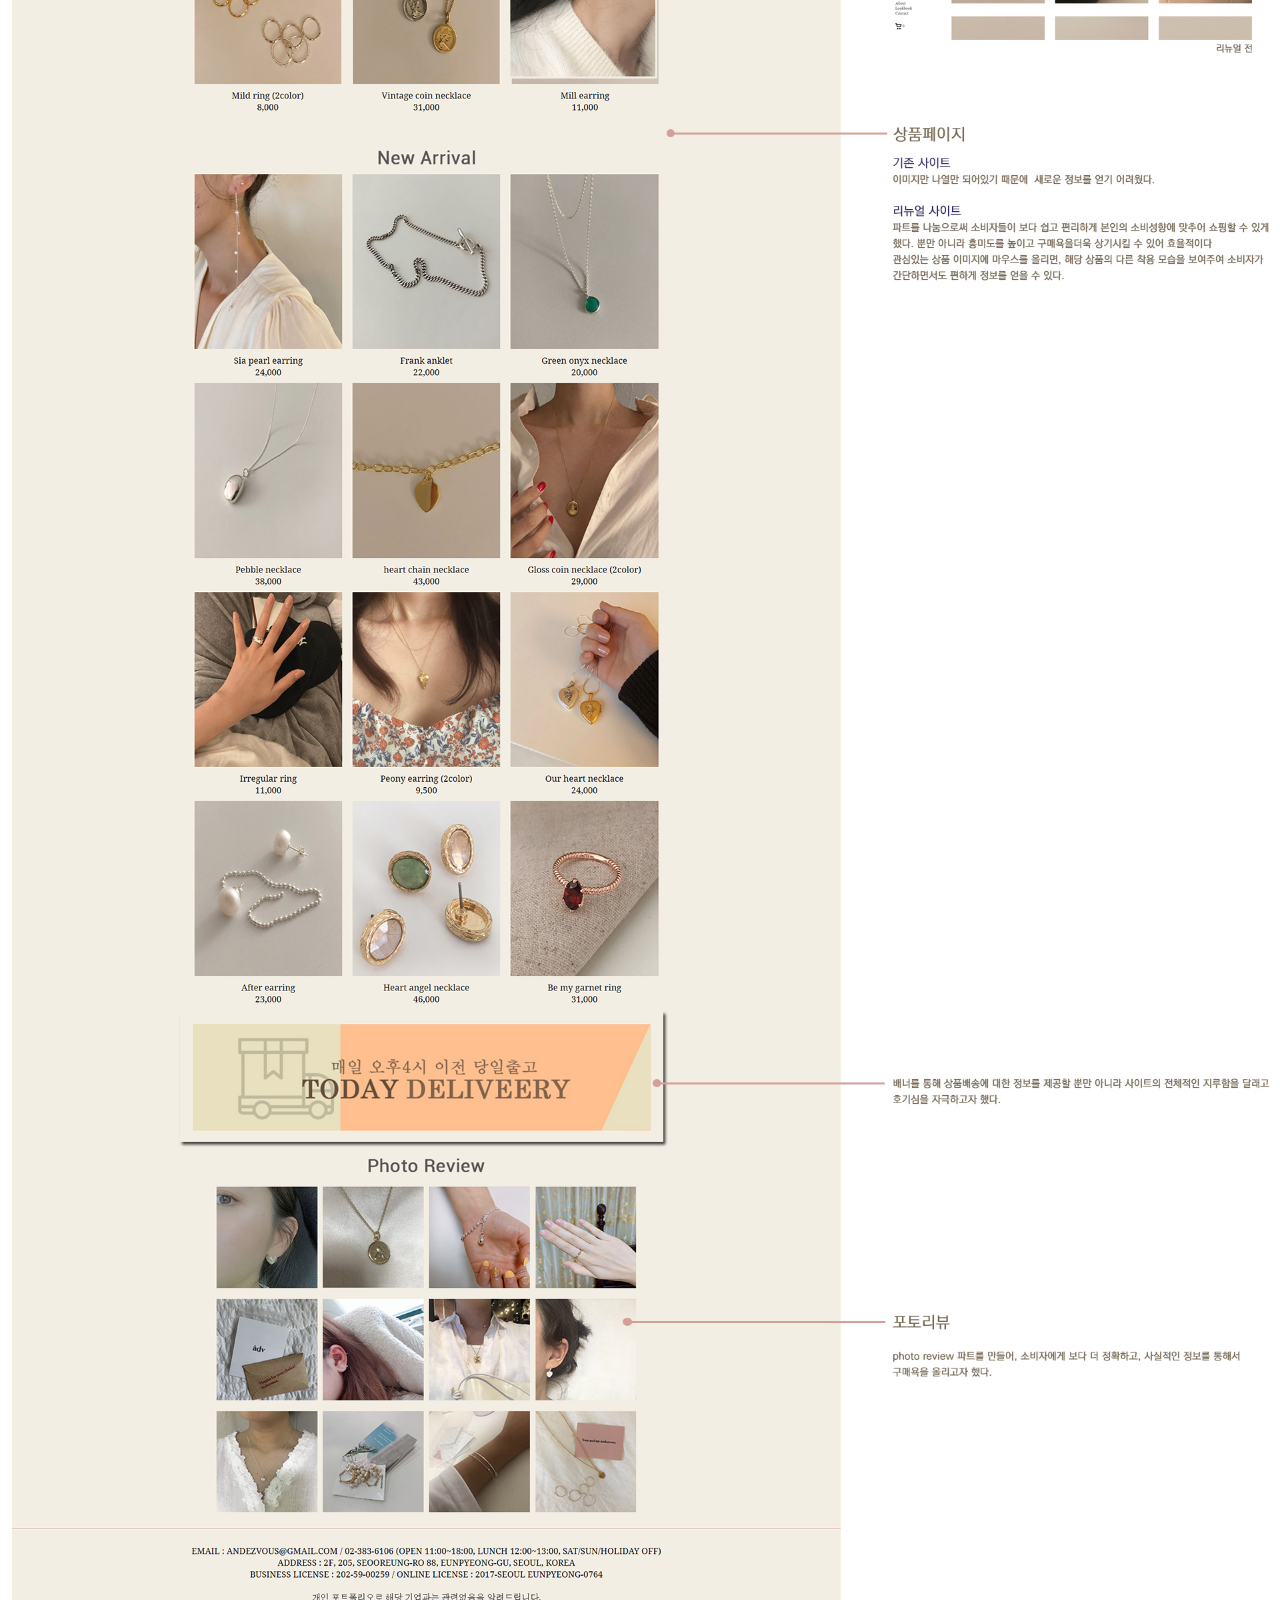
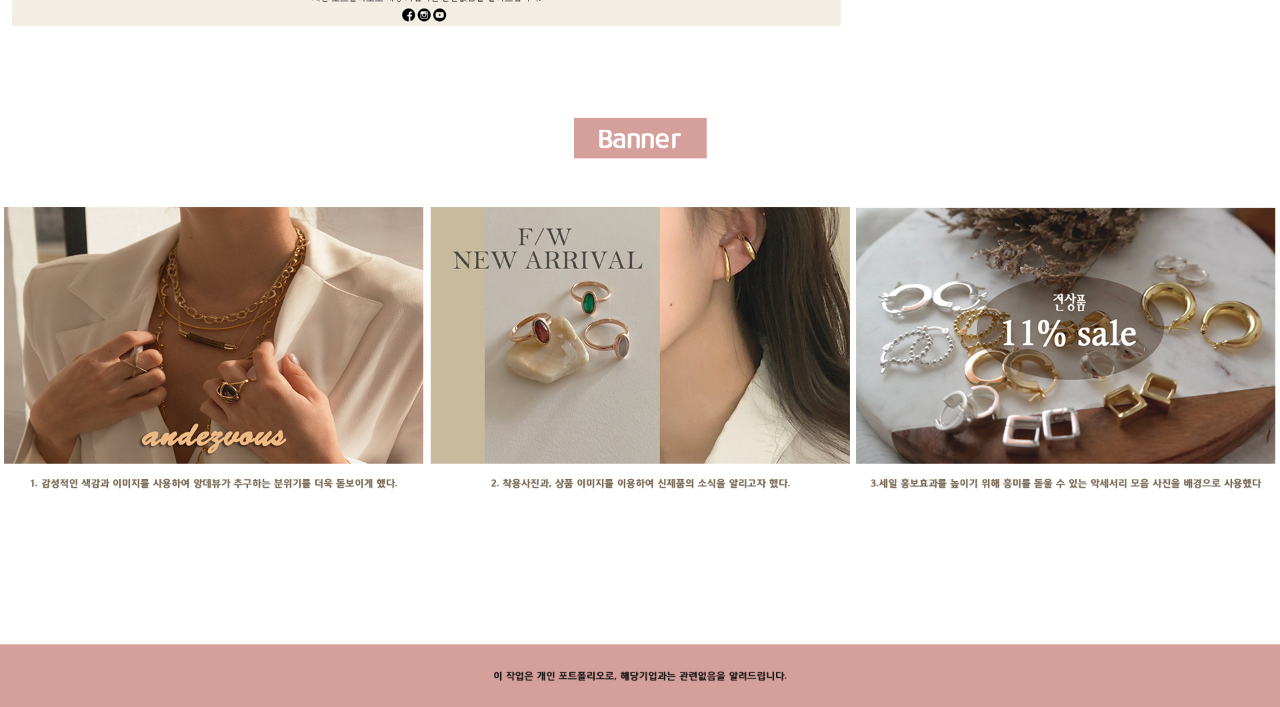
<file: andezvous/ande_plan.html>
<!DOCTYPE html>
<html lang="ko">
<head>
  <meta charset="UTF-8">
  <title>앙데뷰기획안</title>
  <style>
    /* reset */
    *{margin: 0; padding: 0;}
    img{border: 0; vertical-align: top;}
    
    
    header{display: none;}
    section{width: 100%;}
    img{width: 100%;}  
  </style>
</head>
<body>
  <div><img src="./images/and_plan.jpg" alt="앙데뷰기획안"></div>
</body>
</html>
</file>
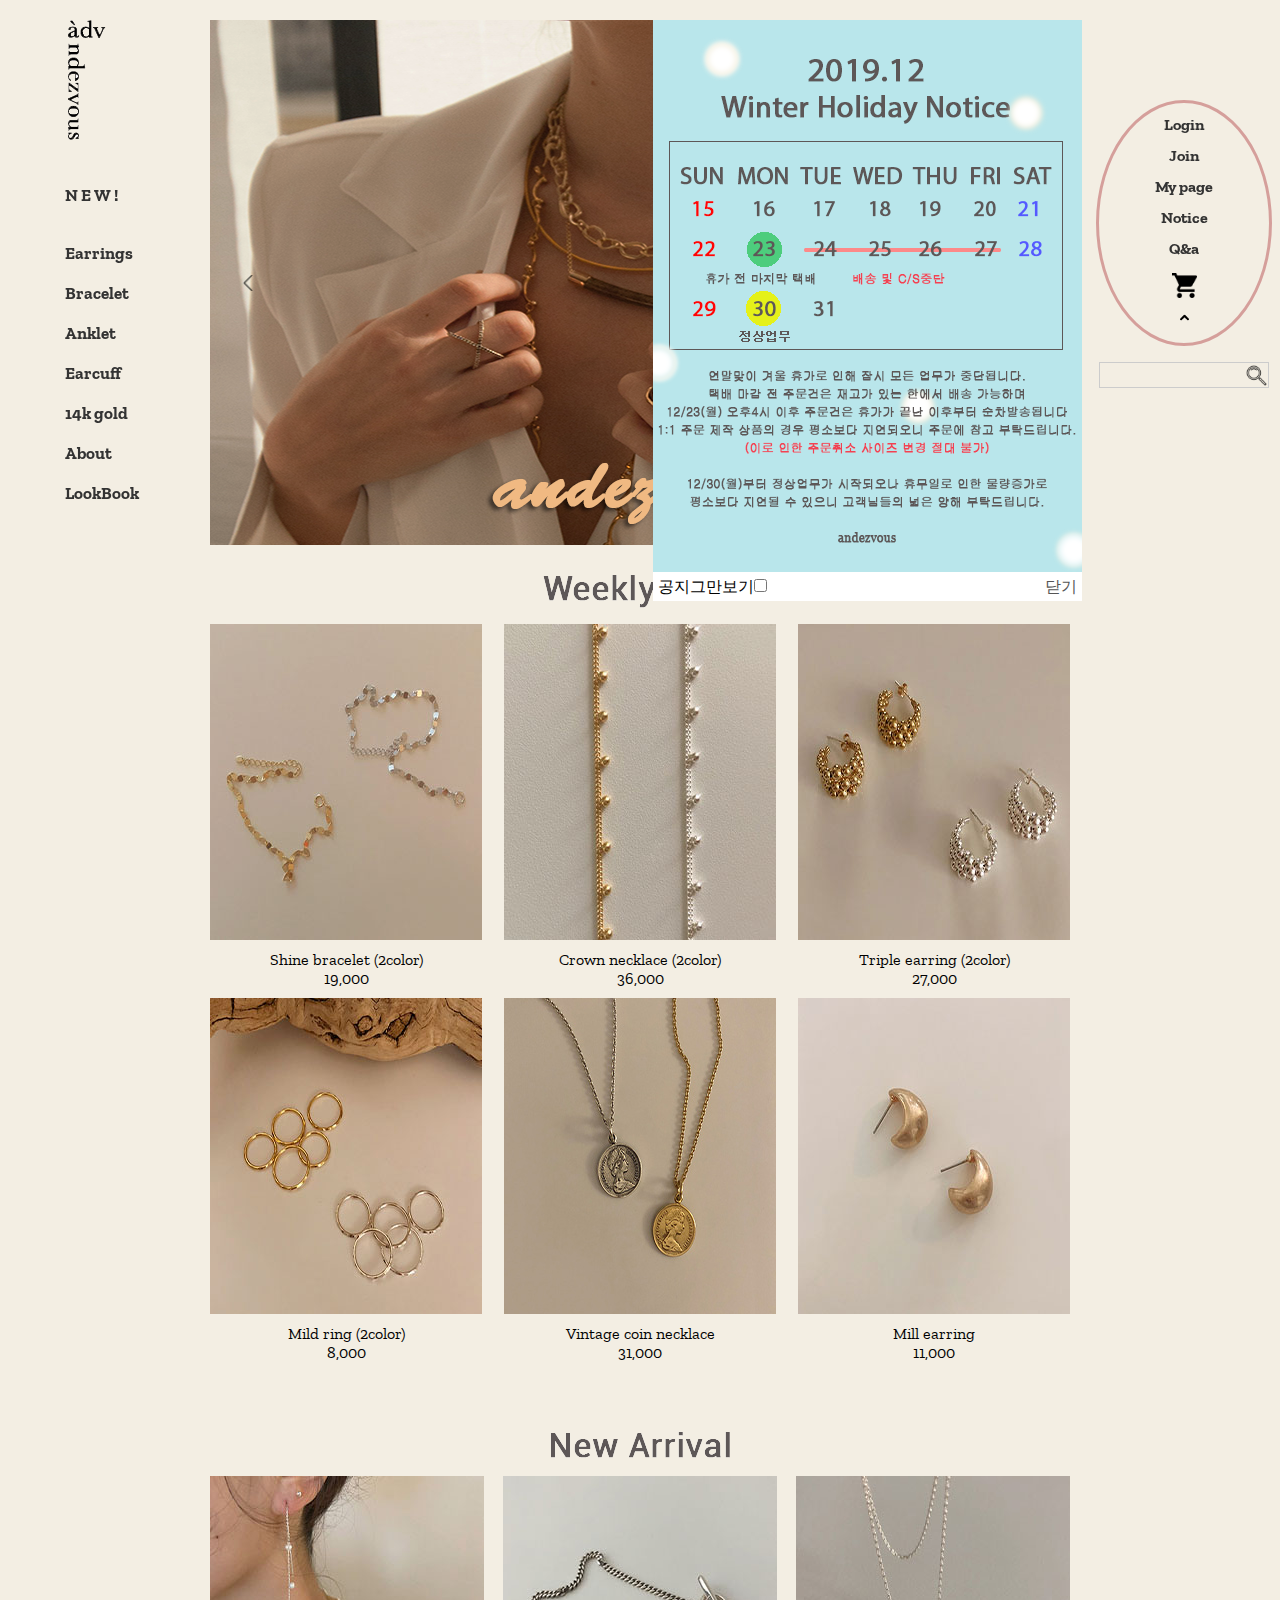
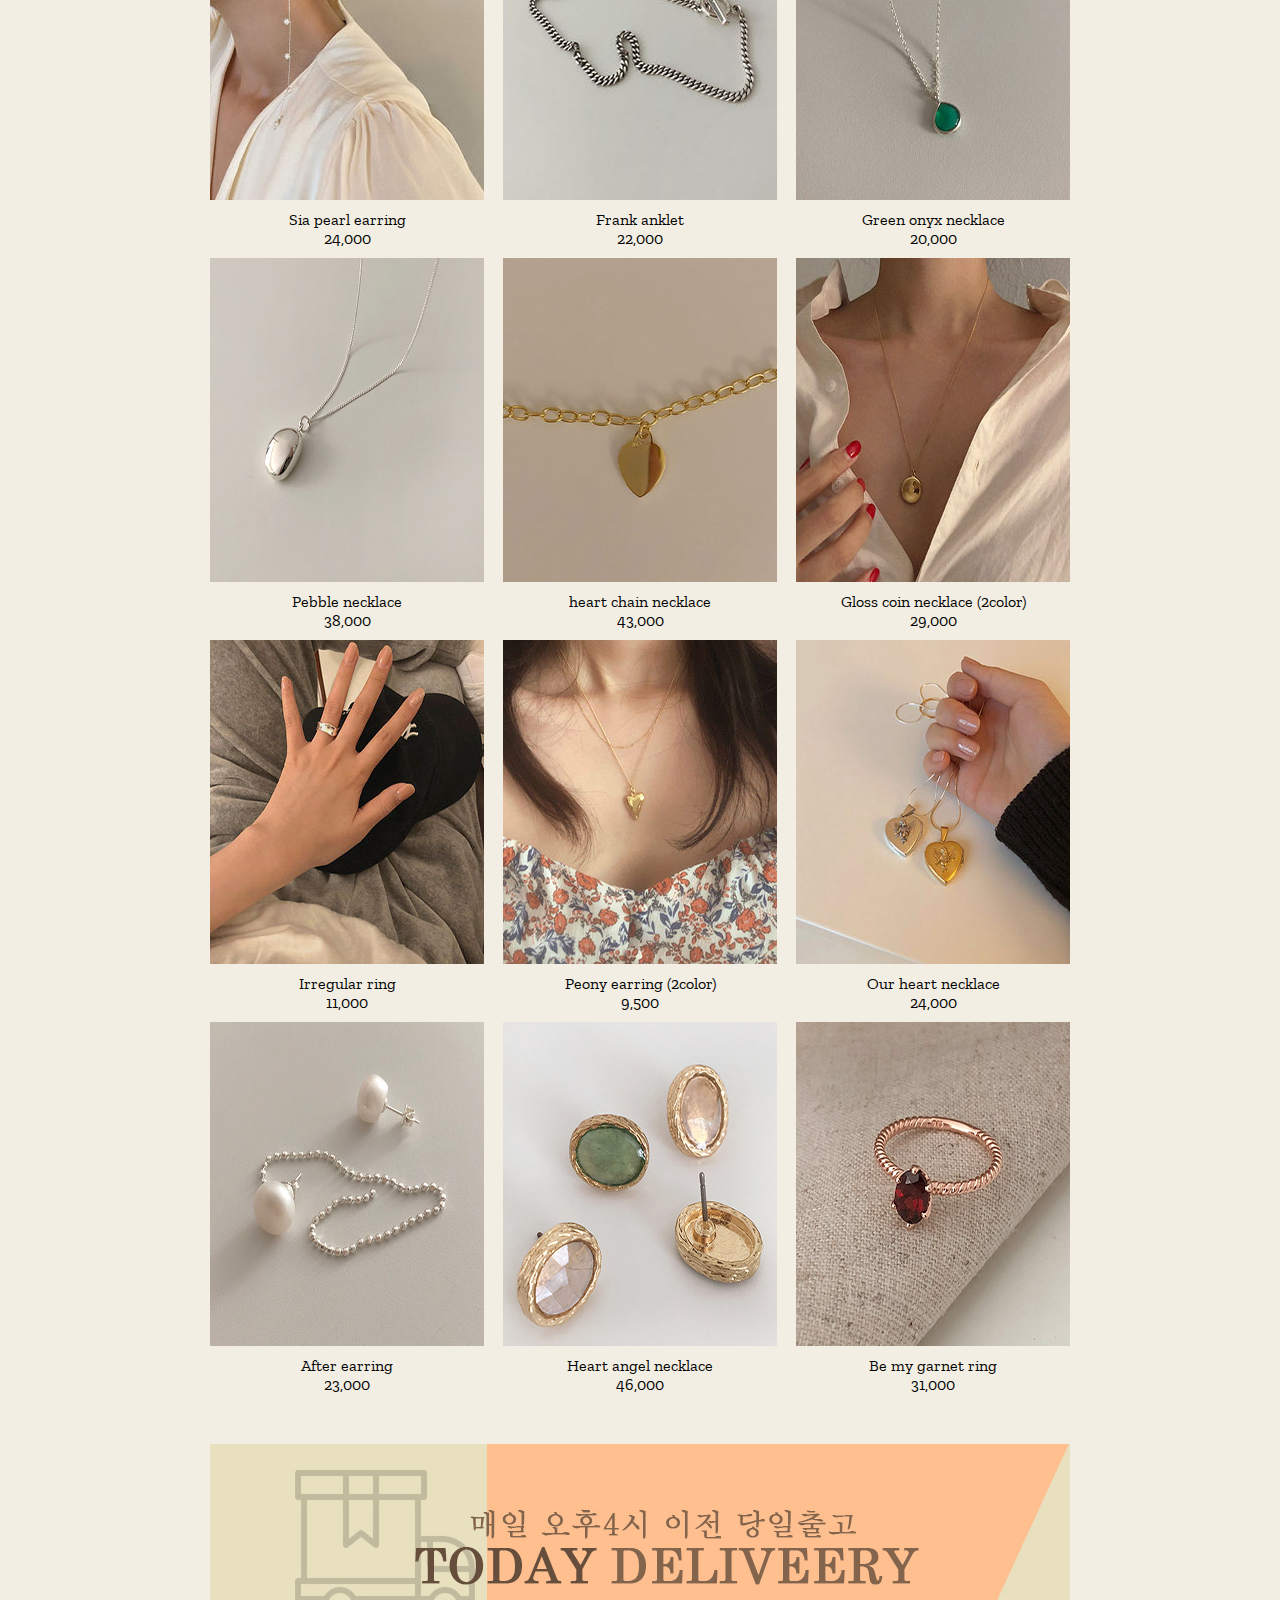
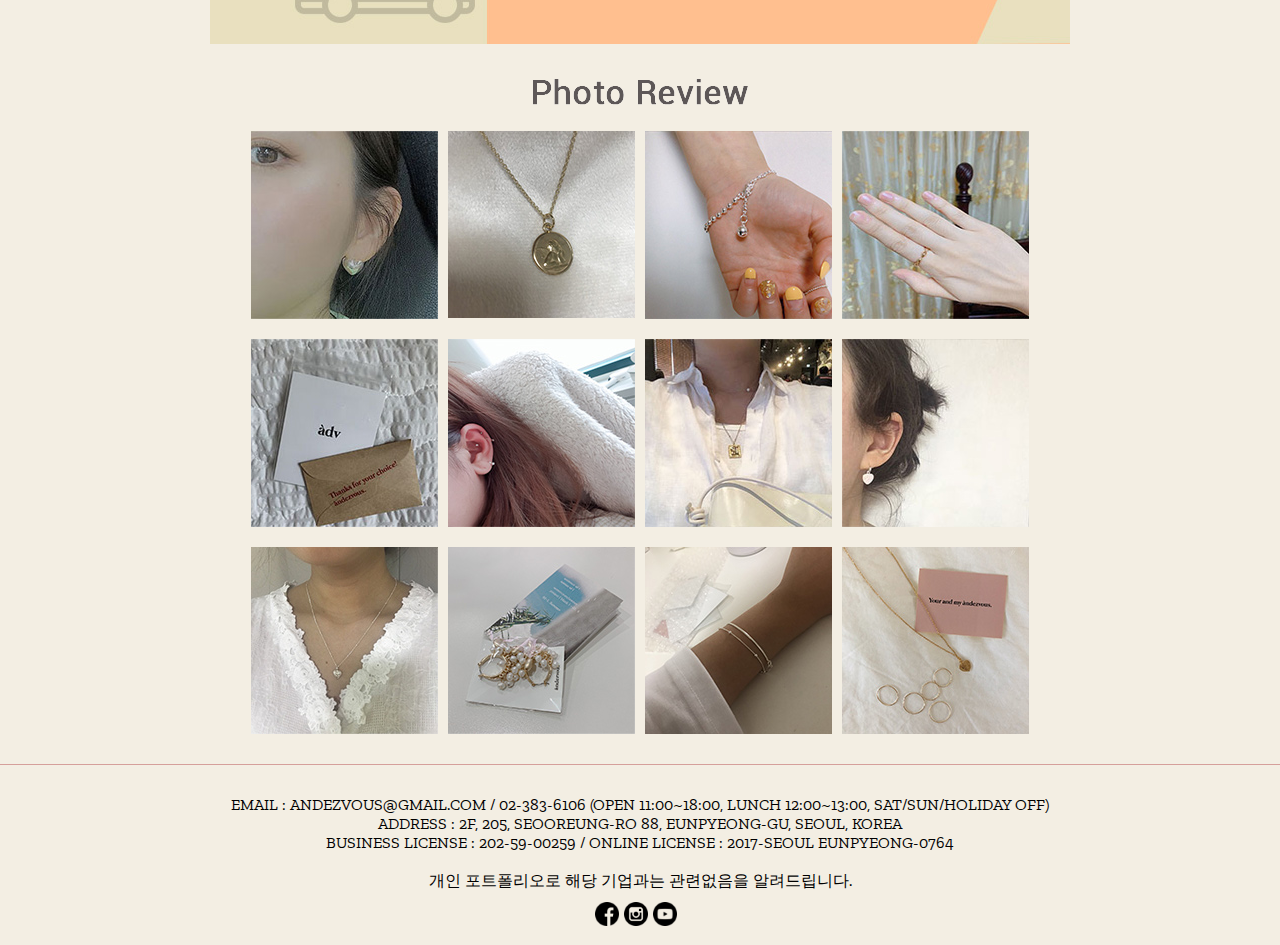
<file: andezvous/andezvous2.html>
<!doctype html>
<html lang="ko">
 <head>
  <meta charset="UTF-8">
  <title>앙데뷰 쇼핑몰</title>
  
  <!--------------- CSS 연결 ----------------->
  <link rel="stylesheet" href="ande_styles.css">
  
  <!--------------- JS 연결 ----------------->
  <script src="js/jquery-1.12.4.js"></script>
  <script src="js/function.js"></script>
  
  <!--------------- font 연결 ----------------->
<link href="https://fonts.googleapis.com/css2?family=Zilla+Slab&display=swap" rel="stylesheet">
 </head>
 
 
 <body>
     <div class="smbn">
	   <img src="images/winter.png" alt="겨울휴가공지">
	   <div class="check" >
		 <label for="chck">공지그만보기</label>
		 <input type="checkbox">
	     <a href="#" id="id">닫기</a>
	    </div>
     </div>
 <header id="main_header">
     <h1><a href="./andezvous2.html">andezvous</a></h1>
	 <nav class="gnb"> 
	     <ul>
			 <li><a href="#">NEW!</a></li>
			 <li><a href="../sub/ande_sub.html">Earrings</a>
			 <li><a href="#">Bracelet</a></li>
			 <li><a href="#">Anklet</a></li>
			 <li><a href="#">Earcuff</a></li>
			 <li><a href="#">14k gold</a></li>
			 <li><a href="#">About</a></li>
			 <li><a href="#">LookBook</a></li>
		 </ul>	 
	 </nav>
 </header>
 <nav class="gnb2">
	 <ul>
	     <li><a href="#"><span>Login</span></a></li>
	     <li><a href="#"><span>Join</span></a></li>
	     <li><a href="#"><span>My page</span></a></li>
	     <li><a href="#"><span>Notice</span></a></li>
	     <li><a href="#"><span>Q&amp;a</span></a></li>
	     <li>
		 <a href="#"><img src="images/shopping-cart.png" alt="카트"></a>
		 </li>
	     <li>
		 <a href="#top"><img src="images/chevron-arrow-up.png" alt="위로"></a>
		 </li>
	     <li>
		<div class="sch"><input type="text" id="search" name="search" size="13"> </div>
		 </li>
	 </ul>
 </nav>
<div id="wrap">
    <section class="banner">
  		 <div class="mainbanner">
  		     <ul class="main_slides">
  		         <li><a href="#"><img src="images/banner1.png" alt="앙데뷰메인사진"></a></li>
  		         <li><a href="#"><img src="images/banner2.png" alt="f/w"></a></li>
  		         <li><a href="#"><img src="images/banner3.png" alt="11%세일"></a></li>
  		     </ul>
		 </div>
	   <a href="#" class="left"><img src="images/back.png" alt=""></a>
	   <a href="#" class="right"><img src="images/next.png" alt=""></a>
	 </section>
     <section class="weekly">
	     <h2><img src="images/weekly.png" alt="weekly"></h2>
 		 <ul>
			 <li>
				  <figure>
					 <a href="#"><img src="weekly/wimg1.jpg" alt="weekly/wimg1_1.jpg"></a>
					 <figcaption>
				 		  <p>Shine bracelet &#40;2color&#41;</p>
						 <p><span>19,000</span></p>
				     </figcaption>
			      </figure>
			 </li>
			 <li>
				 <figure>
					 <a href="#"><img src="weekly/wimg2.jpg" alt="weekly/wimg2_1.jpg"></a>
					 <figcaption>
						 <p>Crown necklace &#40;2color&#41;</p>
						 <p><span>36,000</span></p>
					 </figcaption>
				 </figure>
			 </li>
			 <li>
				 <figure>
					 <a href="#"><img src="weekly/wimg3.jpg" alt="weekly/wimg3_1.jpg"></a>
					 <figcaption>
						 <p>Triple earring &#40;2color&#41;</p>
						 <p><span>27,000</span></p>
					 </figcaption>	
				 </figure>
			 </li>
	         <li>
				 <figure>
					 <a href="#"><img src="weekly/wimg4.jpg" alt="weekly/wimg4_1.jpg"></a>
					 <figcaption>
				 		 <p>Mild ring &#40;2color&#41;</p>
						 <p><span>8,000</span></p>
				     </figcaption>
				 </figure>
			 </li>
			 <li>
				 <figure>	
					 <a href="#"><img src="weekly/wimg5.jpg" alt="weekly/wimg5_1.jpg"></a>
					 <figcaption>
				 		 <p>Vintage coin necklace</p>
						 <p><span>31,000</span></p>
                     </figcaption>
			     </figure>
		     </li>
			 <li>
				 <figure>
					 <a href="#"><img src="weekly/wimg6.jpg" alt="weekly/wimg6_1.jpg"></a>
					 <figcaption>
				 		 <p>Mill earring</p>
						 <p><span>11,000</span></p>
					 </figcaption>
				 </figure>
			 </li>
	     </ul>		 	 
	 </section>
	 <section class="new">
	  <h2><img src="images/new.png" alt="new arrival"></h2>
	 	 <ul>
			 <li>
		 		 <figure>
					 <a href="#"><img src="new/nimg1.jpg" alt="new/nimg1_1.jpg"></a>
					 <figcaption>
						 <p>Sia pearl earring</p>
						 <p><span>24,000</span></p>
					 </figcaption>
				 </figure>
			 </li>
			 <li>
		 		 <figure>
					 <a href="#"><img src="new/nimg2.jpg" alt="new/nimg2_1.jpg"></a>
					 <figcaption>
						 <p>Frank anklet</p>
						 <p><span>22,000</span></p>
					 </figcaption>
				 </figure>
			 </li>
			 <li>
		 		 <figure>
					 <a href="#"><img src="new/nimg3.jpg" alt="new/nimg3_1.jpg"></a>
					 <figcaption>
						 <p>Green onyx necklace</p>
						 <p><span>20,000</span></p>	
					 </figcaption>
				 </figure>
			 </li>
			 <li>
		 		 <figure>
					 <a href="#"><img src="new/nimg4.jpg" alt="new/nimg4_1.jpg"></a>
					 <figcaption>
						 <p>Pebble necklace</p>
						 <p><span>38,000</span></p>
					 </figcaption>
				 </figure>
			 </li>
			 <li>
		 		 <figure>
					 <a href="#"><img src="new/nimg5.jpg" alt="new/nimg5_1.jpg"></a>
				     <figcaption>
						 <p>heart chain necklace</p>
						 <p><span>43,000</span></p>
					 </figcaption>
				 </figure>
			 </li>
			 <li>
		 		 <figure>
					 <a href="#"><img src="new/nimg6.jpg" alt="new/nimg6_1.jpg"></a>
					 <figcaption>
						 <p>Gloss coin necklace &#40;2color&#41;</p>
						 <p><span>29,000</span></p>
					 </figcaption>
				 </figure>
			 </li>
			 <li>
		 		 <figure>
					 <a href="#"><img src="new/nimg7.jpg" alt="new/nimg7_1.jpg"></a>
					 <figcaption>
						 <p>Irregular ring</p>
						 <p><span>11,000</span></p>
					 </figcaption>
					 </figure>
			 </li>
			 <li>
		 		 <figure>
					 <a href="#"><img src="new/nimg8.jpg" alt="new/nimg8_1.jpg"></a>
					 <figcaption>
						 <p>Peony earring &#40;2color&#41;</p>
						 <p><span>9,500</span></p>
					 </figcaption>
				 </figure>
			 </li>
			 <li>
		 		 <figure>
					 <a href="#"><img src="new/nimg9.jpg" alt="new/nimg9_1.jpg"></a>
					 <figcaption>
						 <p>Our heart necklace</p>
						 <p><span>24,000</span></p>
					 </figcaption>					 
				 </figure>
			 </li>
			 <li>
		 		 <figure>
					 <a href="#"><img src="new/nimg10.jpg" alt="new/nimg10_1.jpg"></a>
					 <figcaption>
						 <p>After earring</p>
						 <p><span>23,000</span></p>
					 </figcaption>					 
				 </figure>
			 </li>
			 <li>
		 		 <figure>
					 <a href="#"><img src="new/nimg11.jpg" alt="new/nimg11_1.jpg"></a>
					 <figcaption>
						 <p>Heart angel necklace</p>
						 <p><span>46,000</span></p>
					 </figcaption>					 
				 </figure>
			 </li>
			 <li>
		 		 <figure>
					 <a href="#"><img src="new/nimg12.jpg" alt="new/nimg12_1.jpg"></a>
					 <figcaption>
						 <p>Be my garnet ring</p>
						 <p><span>31,000</span></p>
					 </figcaption>						 
					 </figure>
			 </li>
	     </ul>
	 </section>
	 <section class="todaybanner">
	     <a href="#"><img src="images/today_banner3.jpg" alt="매일 오후 4시 이전 당일출고"></a>
	 </section>
	<section class="review">
	   <h2><img src="images/view.png" alt="photo review"></h2>
		 <ul>
			 <li>	
				 <a href="http://andezvous.com/board/product/read.html?no=8402&board_no=4&page=2">
					 <span><img src="review/rev_s1.jpg" alt="포토리뷰1"></span>
				 </a>
			 </li>
			 <li>
				 <a href="http://andezvous.com/board/product/read.html?no=6970&board_no=4&page=23">
					 <span><img src="review/rev_s2.jpg" alt="포토리뷰2"></span>
				 </a>
			 </li>
			 <li>
				 <a href="http://andezvous.com/board/product/read.html?no=7958&board_no=4&page=8">
					 <span><img src="review/rev_s3.jpg" alt="포토리뷰3"></span>
				 </a>
			 </li>
			 <li>
				 <a href="http://andezvous.com/board/product/read.html?no=8047&board_no=4&page=6">
					 <span><img src="review/rev_s4.jpg" alt="포토리뷰4"></span>
				 </a>
			 </li>
			 <li>
				 <a href="http://andezvous.com/board/product/read.html?no=7790&board_no=4&page=11">
					 <span><img src="review/rev_s5.jpg" alt="포토리뷰5"></span>
				 </a>
			 </li>
			 <li>
				 <a href="http://andezvous.com/board/product/read.html?no=7924&board_no=4&page=9">
					 <span><img src="review/rev_s6.jpg" alt="포토리뷰6"></span>
				 </a>
			 </li>
			 <li>
				 <a href="http://andezvous.com/board/product/read.html?no=8042&board_no=4&page=6">
					 <span><img src="review/rev_s7.jpg" alt="포토리뷰7"></span>
				 </a>
			 </li>
			 <li>
				 <a href="http://andezvous.com/board/product/read.html?no=7820&board_no=4&page=11">
					 <span><img src="review/rev_s8.jpg" alt="포토리뷰8"></span>
				 </a>
			 </li>
			 <li>
				 <a href="http://andezvous.com/board/product/read.html?no=7163&board_no=4&page=19">
					 <span><img src="review/rev_s9.jpg" alt="포토리뷰9"></span>
				 </a>
			 </li>
			 <li>
				 <a href="http://andezvous.com/board/product/read.html?no=8478&board_no=4">
					 <span><img src="review/rev_s10.jpg" alt="포토리뷰10"></span>
				 </a>
			 </li>
			 <li>
				 <a href="http://andezvous.com/board/product/read.html?no=7568&board_no=4&page=14">
					 <span><img src="review/rev_s11.jpg" alt="포토리뷰11"></span>
				 </a>
			 </li>
			 <li>
				 <a href="http://andezvous.com/board/product/read.html?no=7560&board_no=4&page=14">
					 <span><img src="review/rev_s12.jpg" alt="포토리뷰12"></span>
			     </a>
			 </li>
		 </ul>
   </section>
</div>
<footer id="main_footer">
	 <address>
		 <p>EMAIL : ANDEZVOUS@GMAIL.COM / 02-383-6106 (OPEN 11:00~18:00, LUNCH 12:00~13:00, SAT/SUN/HOLIDAY OFF)</p>
		 <p>ADDRESS : 2F, 205, SEOOREUNG-RO 88, EUNPYEONG-GU, SEOUL, KOREA </p>
		 <p>BUSINESS LICENSE : 202-59-00259 / ONLINE LICENSE : 2017-SEOUL EUNPYEONG-0764</p>
		 <br />
		 <p>개인 포트폴리오로 해당 기업과는 관련없음을 알려드립니다.</p>
	 </address>
	 <div class="footer_bottom">
		 <ul>
		   <li><a href="http://www.facebook.com">페이스북</a></li>
		   <li><a href="https://www.instagram.com/">인스타그램</a></li>
		   <li><a href="https://www.youtube.com/">유튜브</a></li>
		 </ul>
	 </div>
</footer>
</body>
</html>
</file>
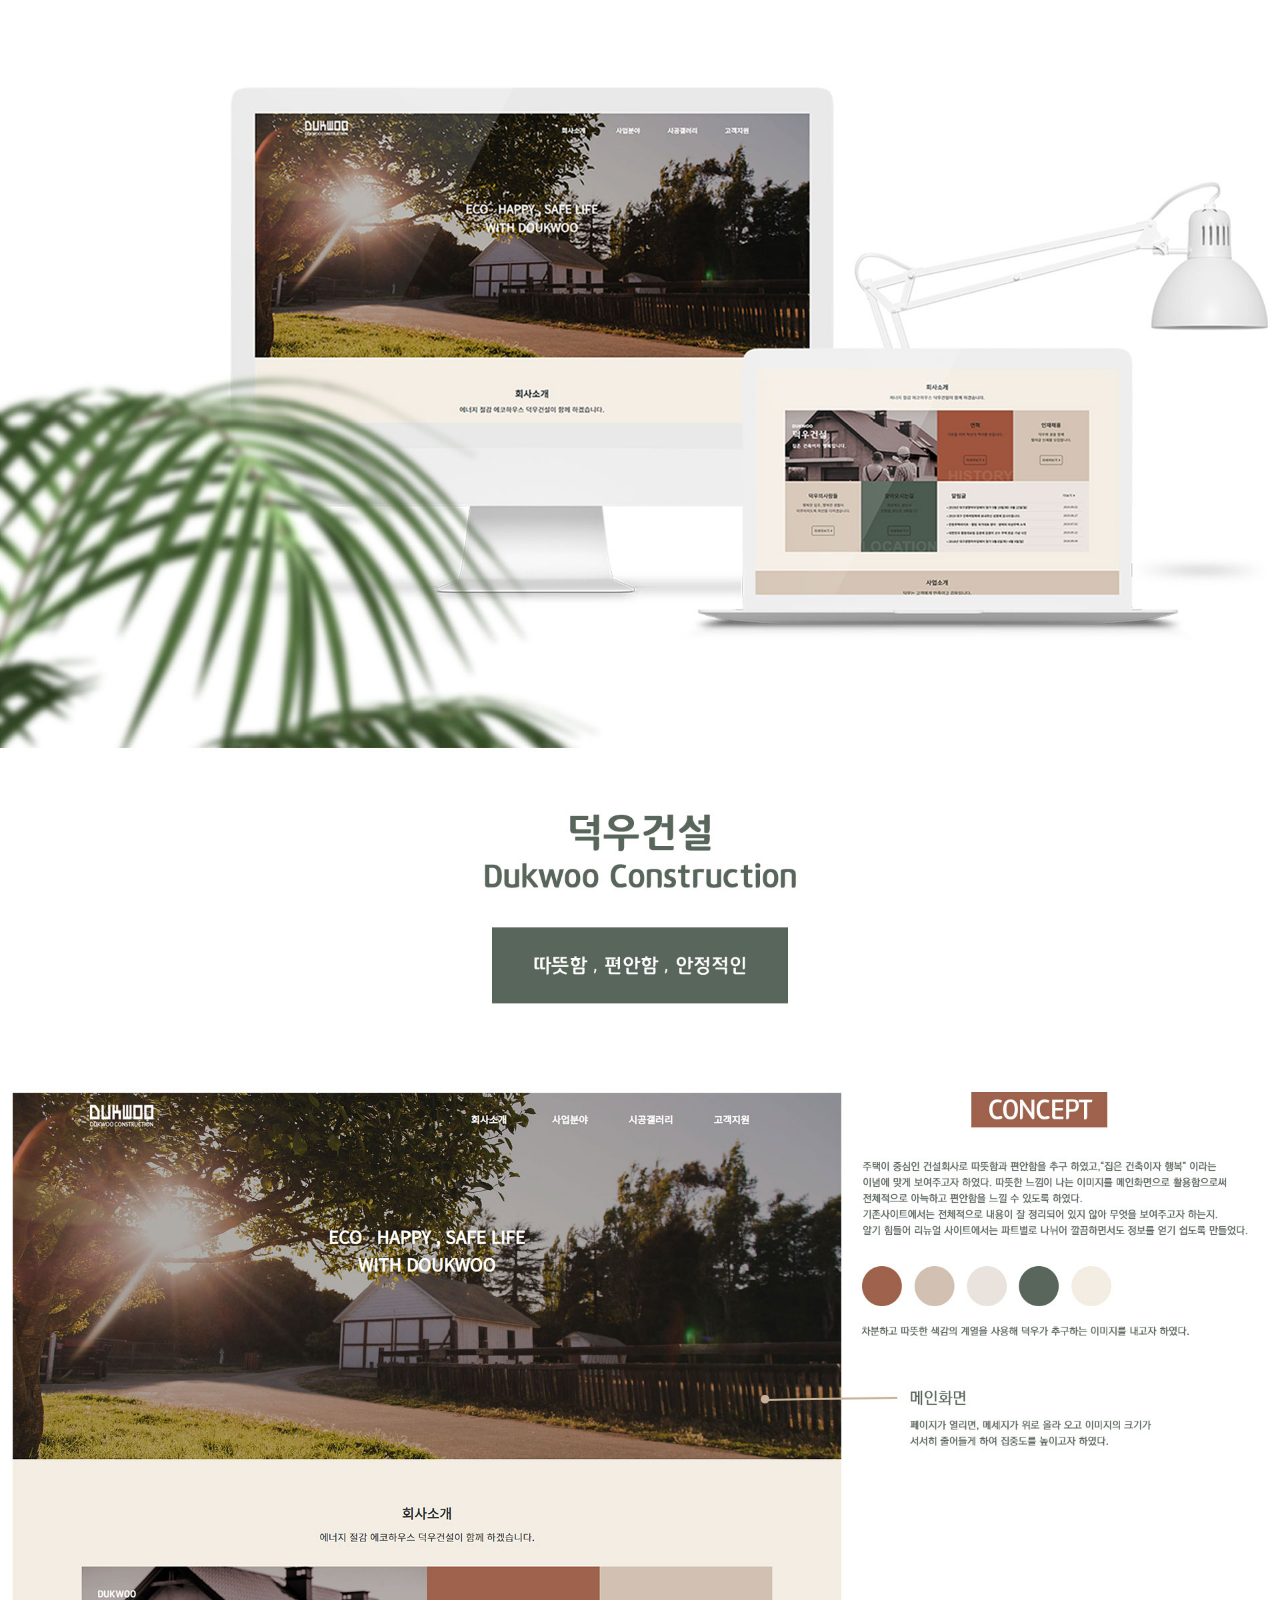
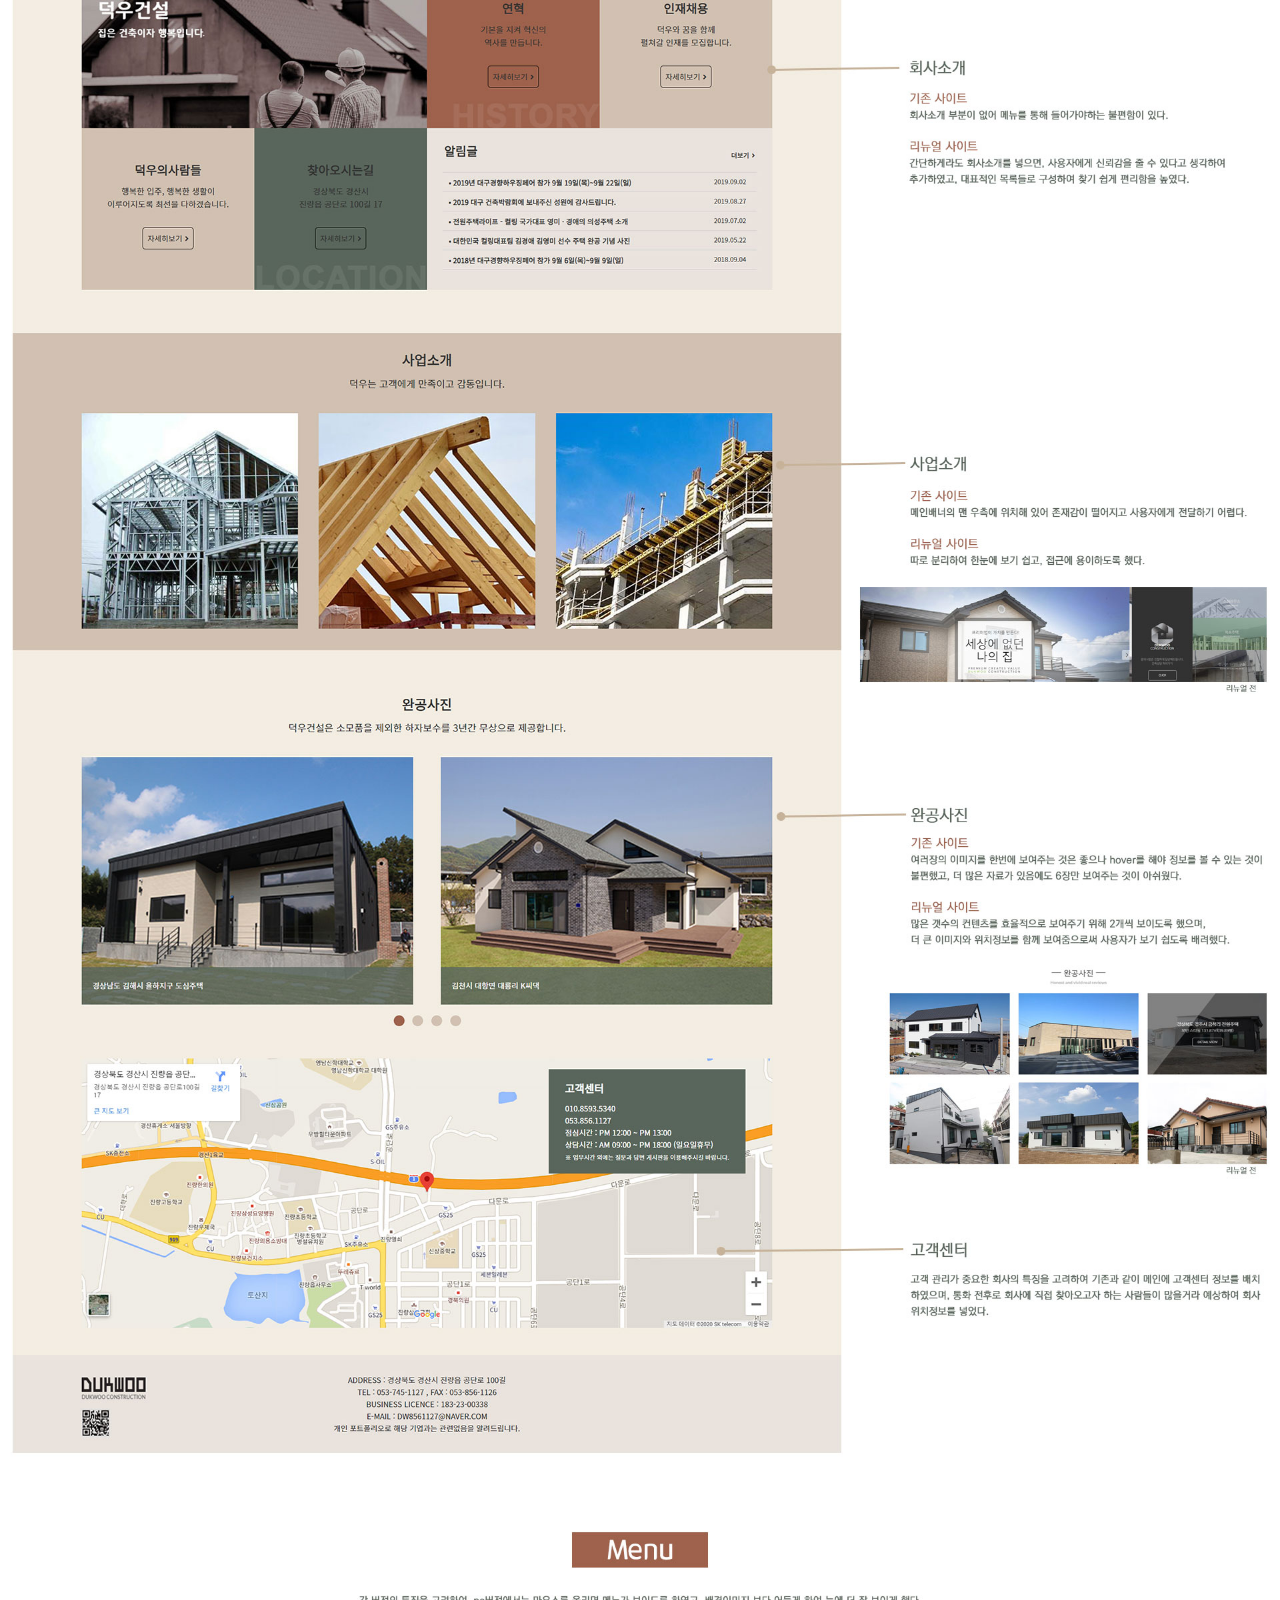
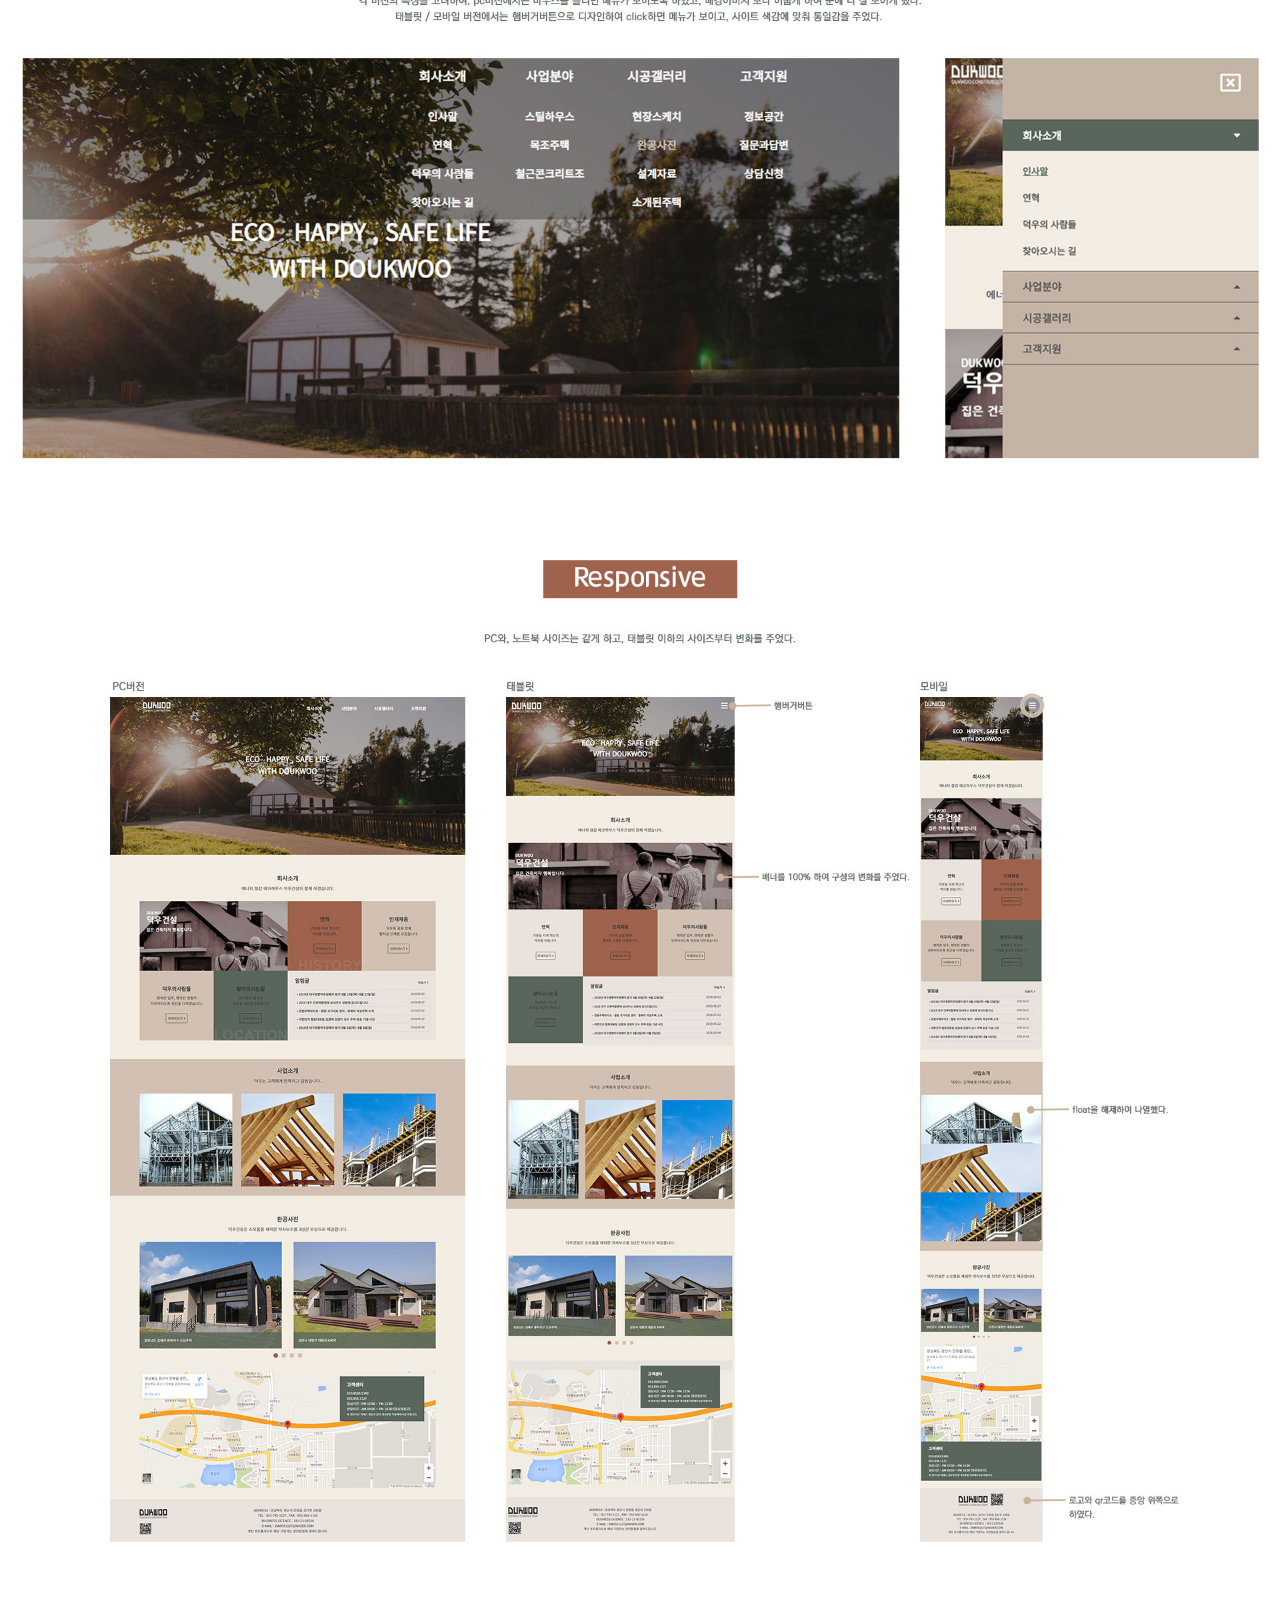
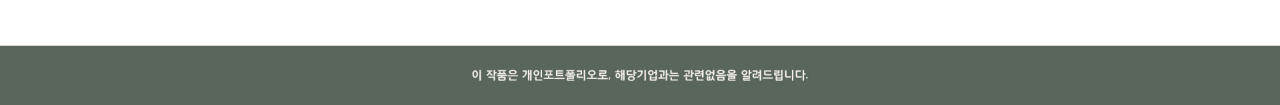
<file: dukwoo/dukwoo_plan.html>
<!DOCTYPE html>
<html lang="ko">
<head>
  <meta charset="UTF-8">
  <title>덕우기획안</title>
  <style>
    /* reset */
    *{margin: 0; padding: 0;}
    img{border: 0; vertical-align: top;}
    
    
    header{display: none;}
    section{width: 100%;}
    img{width: 100%;}    
  </style>
</head>
<body>
  <div><img src="./images/dukwooplan.jpg" alt="덕우기획안"></div>
</body>
</html>
</file>
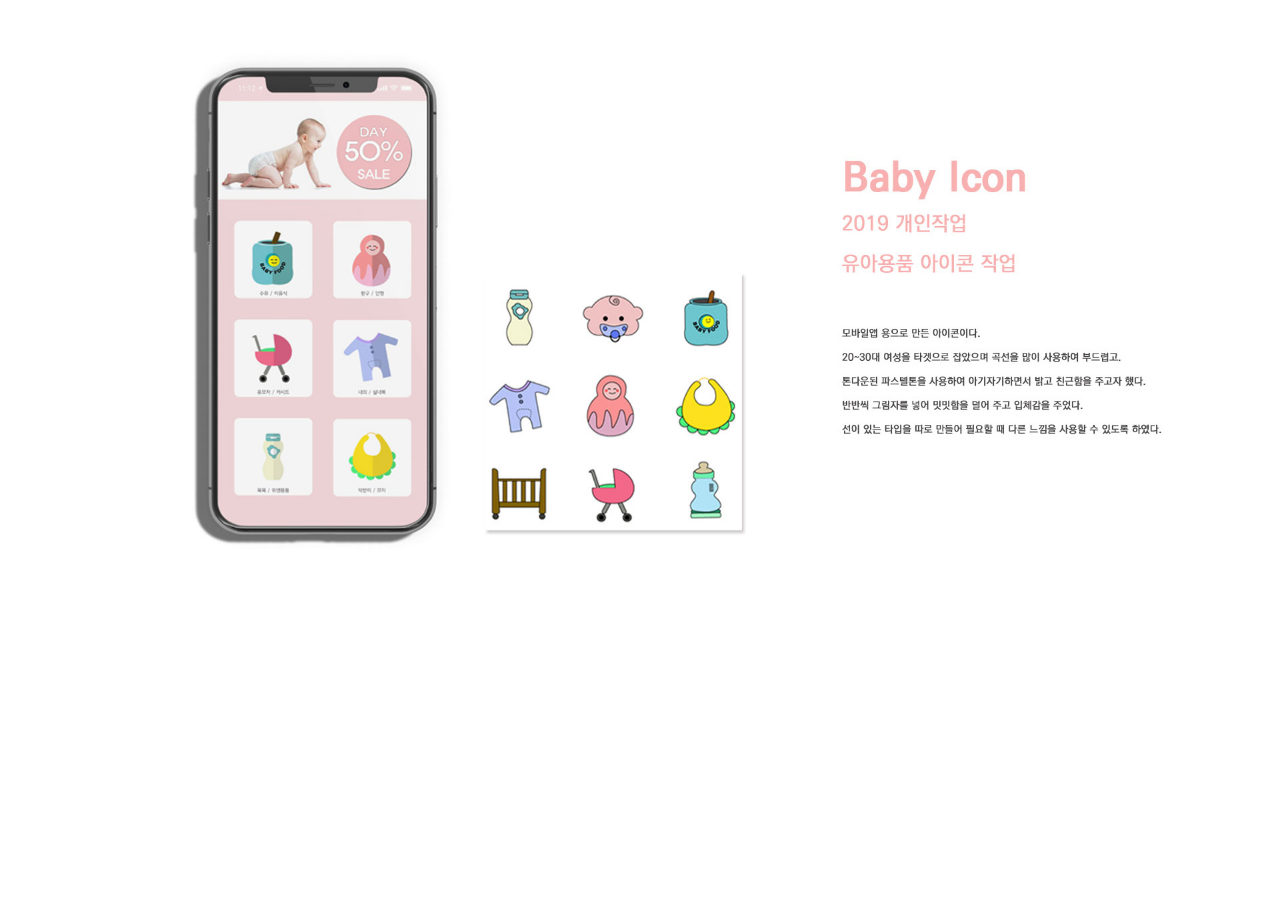
<file: other/baby_plan.html>
<!DOCTYPE html>
<html lang="ko">
<head>
  <meta charset="UTF-8">
  <title>아이콘기획안</title>
  <style>
    /* reset */
    *{margin: 0; padding: 0;}
    img{border: 0; vertical-align: top;}
    
    
    header{display: none;}
    section{width: 100%;}
    img{width: 100%;}  
  </style>
</head>
<body>
  <div><img src="./images/babyplan.jpg" alt="유아용품아이콘기획안"></div>
</body>
</html>
</file>
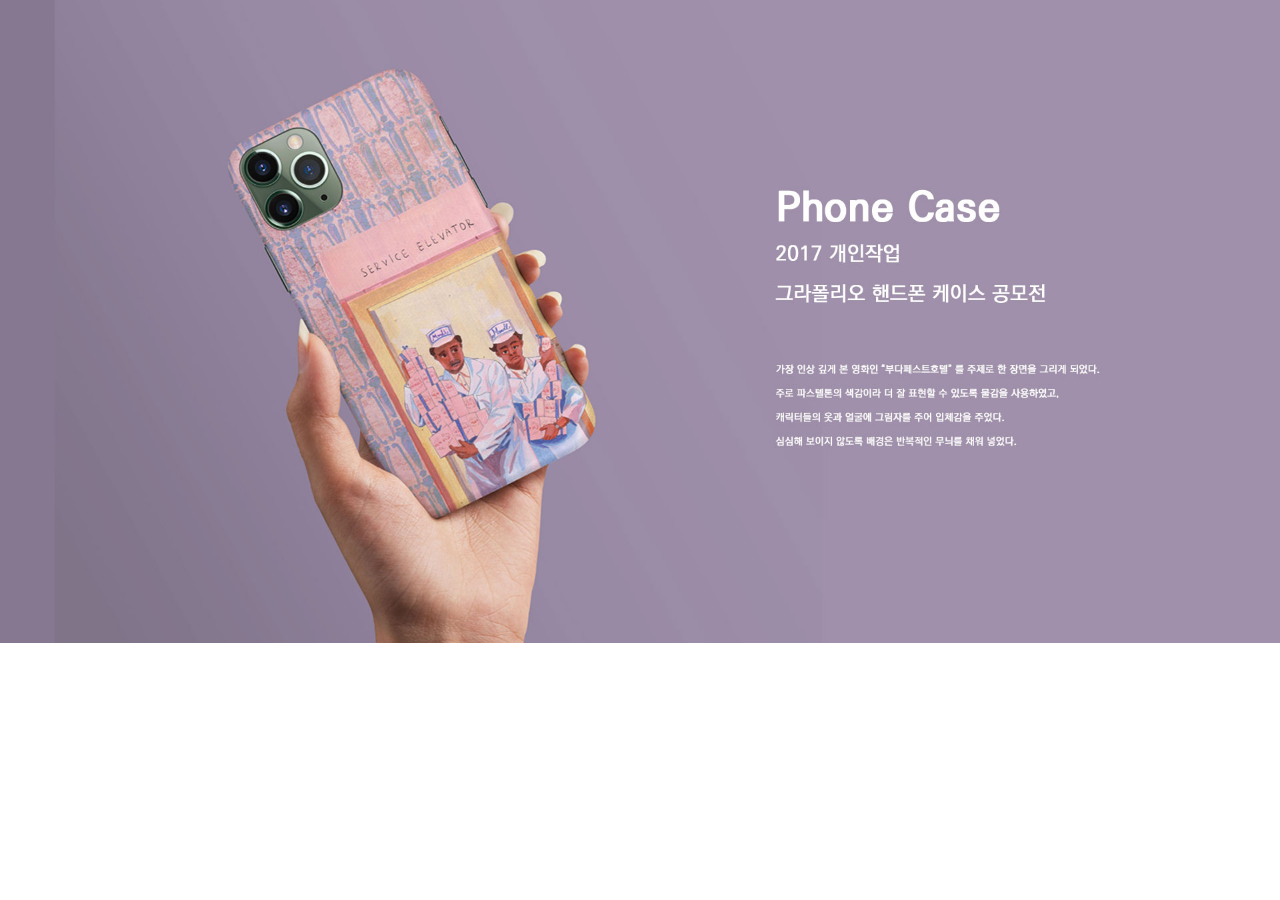
<file: other/case_plan.html>
<!DOCTYPE html>
<html lang="ko">
<head>
  <meta charset="UTF-8">
  <title>핸드폰케이스기획안</title>
  <style>
    /* reset */
    *{margin: 0; padding: 0;}
    img{border: 0; vertical-align: top;}
    
    
    header{display: none;}
    section{width: 100%;}
    img{width: 100%;}  
  </style>
</head>
<body>
  <div><img src="./images/caseplan.jpg" alt="핸드폰케이스기획안"></div>
</body>
</html>
</file>
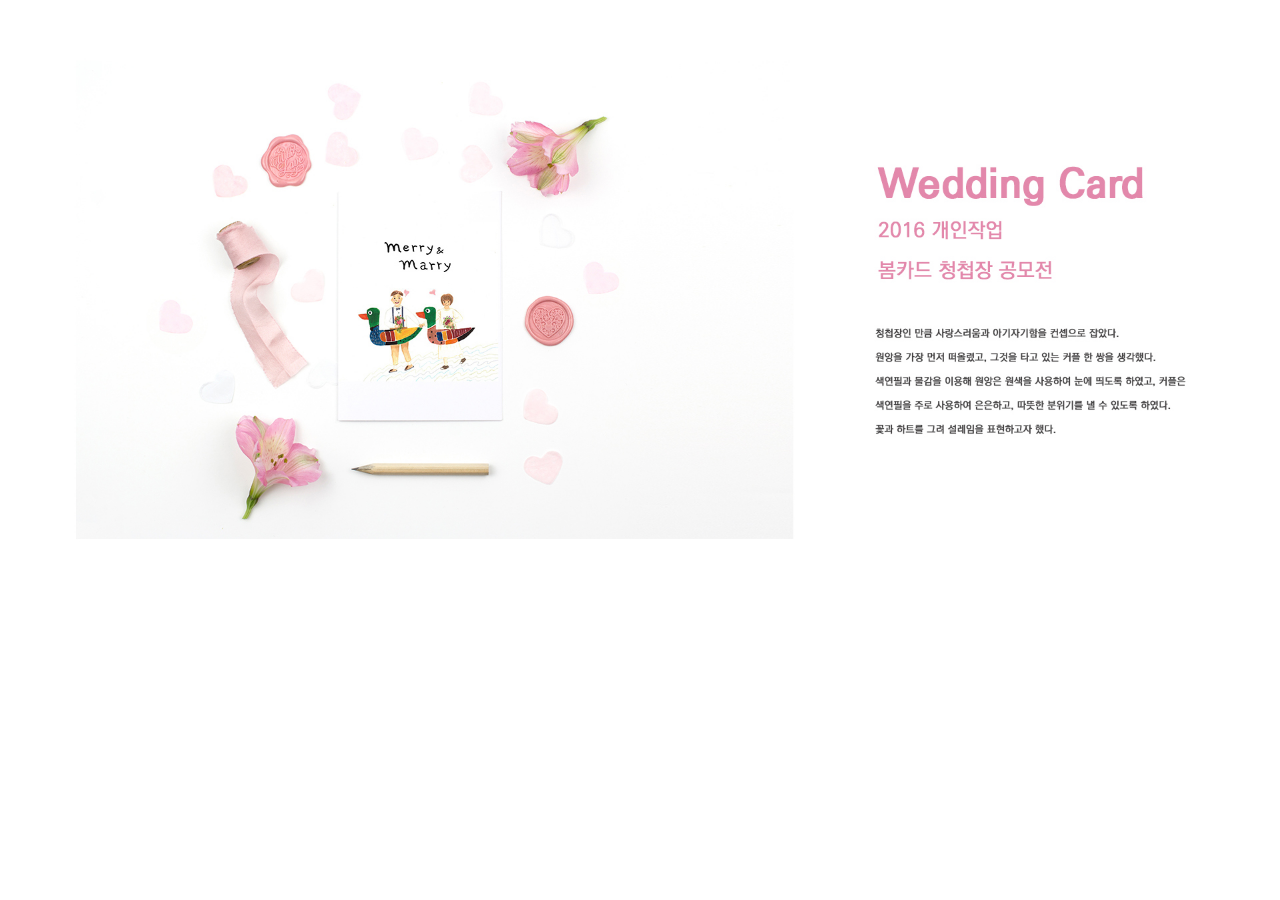
<file: other/wedding_plan.html>
<!DOCTYPE html>
<html lang="ko">
<head>
  <meta charset="UTF-8">
  <title>청첩장기획안</title>
  <style>
    /* reset */
    *{margin: 0; padding: 0;}
    img{border: 0; vertical-align: top;}
    
    
    header{display: none;}
    section{width: 100%;}
    img{width: 100%;}  
  </style>
</head>
<body>
  <div><img src="./images/weddingplan.jpg" alt="청첩장기획안"></div>
</body>
</html>
</file>
<file: dukwoo/css/styles.css>
@charset "utf-8";

/*--------------------- 공통 ----------------------*/
html,body{background-color:#f3ede2; height: 100%; }

.con{ margin:80px auto 0; }


.container{
  width:1280px;
  overflow:hidden;
  margin:0 auto;
}


/* 서체 */

h1{ font-size:2.3em; }
h2{ margin-bottom:10px; font-size:1.8em; text-align: center; }
h3{ margin:60px 0 10px; font-size:1.6em; text-align: center;}
h4{ font-size: 1.4em; text-align: center;}

strong{color:#fff; font-size:1.5em; text-align: center;}
.con>p{ padding-bottom: 40px; font-size: 1.3em; text-align: center; }
.gnb>li>a{font-size:18px; font-weight:bold; text-align: center;}
.sub_menu>li>a{font-size:15px; font-weight:bold; text-align: center;}
.info>div>p{ font-size: 1.1em;}

/*---------------- header - 메인메뉴 ------------------*/

header{ 
  position:relative;
  width:100%;
  z-index:100; 
}
  .main_bar{
    position: relative;
    overflow:inherit;
    padding:10px 0;
    z-index:15;
}
  .main_bar>h1{ 
    width:118px;
    margin-left:15px;
}
  .main_bar>h1>a{ 
    display: block; 
    height: 60px;
    text-indent:-9999px;
    background-image:url(../images/logo_top2.png);
    background-repeat:no-repeat; 
    cursor:pointer;
}
  .main_bar>nav{
    position:absolute;
    top:35px; 
    right:0px;
    z-index:50; 
} 
  .main_bar>nav>ul>li{ 
    float:left; 
    width:150px;
}
  .main_bar>nav>ul>li>a{ 
    display:block;
    color:#fff;
}

/*---------------- header - 서브메뉴 ------------------*/

.main_bar .sub_menu{
  display: none;
  margin-top:30px;
}
.main_bar .sub_menu>li{
  width:150px; 
}  
.main_bar .sub_menu>li>a{ 
  display: block;
  height:40px; 
  color:#fff;
}
.main_bar .sub_menu>li:hover>a{
  color:#d1c1b1;
}

.sub_bg{
  display:none; 
  position: absolute; 
  right:0; 
  top:0px; 
  width:100%;
  height:250px; 
  z-index:10;
  background-color:rgba(0,0,0,0.9);
  opacity:0.3;
}

/*---------------- 메인 배경화면 ------------------*/
.main_bg{ 
  position: relative;
  overflow:hidden; 
  width:100%;
  height: 680px;
  margin-top:-80px;
  z-index:20;
}
.main_bg>h1{
  position: absolute;
  top:30%;
  left:50%;
  padding-top:50px;
  transform:translateX(-50%);
  z-index:20;
  color:#fff;
  text-align: center;
  opacity:0;
}
.main_bg>img{ 
  width:100%;
  margin-top:-10%;
  transform:scale(1.2);
  transition:3.5s;
}

/*---------------- 모바일용 햄버거 버튼 ------------------*/
.btn{
  display:none; 
  position:absolute; 
  right:30px; 
  top:20px;
  z-index:50; 
  width:30px; 
  height:30px; 
  cursor:pointer; 
}

.btn>i{ 
  color: #fff; 
  font-size:30px;
}

/*------------ 모바일용 닫기 버튼 --------------*/

.close{
  display: none; 
  position: absolute;
  right:30px; 
  top:30px;
  z-index:50;
  cursor:pointer;
}
.close>i{ 
  color: #fff;
  font-size:30px;
}

/*---------------- 모바일용 메뉴 ------------------*/
.fr{ 
  position:fixed;
  right:-80%; top:0;
  width:80%;
  z-index:140; 
  height: 100%;
  background-color:#c3b4a4; 
}
.fr>ul{ margin-top:100px; }
.fr>ul>li{ border-top:1px solid #555; }
.fr>ul>li>a{
  position: relative; 
  display: block; 
  padding:10px 0;
  color:#555;
  font-weight:bold; 
  font-size:16px;
  text-indent:30px;
  text-align:left;
  }
.fr>ul>li:hover>a{
  background-color:#59665c;
  color:#fff;
}
.fr>ul>li>a>i{ 
  display: block;
  position: absolute;
  right:30px;
  top:15px; 
  transition-duration:0.4s; 
}

.fr>ul>li:last-child{
  border-bottom:1px solid #555;
}
.fr>ul>li>a>i.on{ 
  transform:rotateX(180deg);
}

.fr .sub_menu{
  background-color:#f3ede2;
  display:none; 
  padding:10px 0; 
  border-top:1px solid #555;
}

.fr .sub_menu>li>a{
  display: block; 
  height: 40px; 
  line-height: 40px; 
  color:#555; 
  text-indent:30px;
  text-align:left;
  font-size:14px;
}

.fr .sub_menu>li:hover>a{
  color:#59665c;
  text-decoration:underline;
}

/*---------------- 회사소개 ------------------*/

.info{ 
    outline:2px solid #eee;
}
.info>div{
    float:left; 
    position: relative;
    width:25%; 
    height:300px;
}
.info>div>p{
  text-align: center;
}
.go{
  position: absolute;
  left: 50%;
  bottom:25%;
  transform:translateX(-50%);
  padding:8px;
  border:1px solid black;
  border-radius:5px;
  transition:0.4s;
}

.go:hover{color:#fff; background-color:rgba(0,0,0,0.3);}

i{ margin-left:5px; }

.info>.in_1{
    position: relative;
    width: 50%;
    background-image: url(../images/in_1bg.jpg);
    background-position: center center;
    background-size:cover;
    background-repeat:no-repeat;
}
.info>.in_1>img{
  position: absolute;
  left: 30px;
  top:40px;
  width: 225px;
  height: 100px;
}
.info>.in_2{
    background-color:#9e624c;
    background-image:url(../images/history.png); 
}  
 .info>.in_3{
    background-color:#d1c1b1;
} 
 .info>.in_4{ 
    background-color:#d1c1b1;
}
  .info>.in_5{
    background-color:#59665c;
    background-image: url(../images/pointer.png);
}
 .info>.in_6{
   width: 50%;
   background-color:#e9e3dd;   
}
.info>.in_6>h3{
  position: relative;
  left: 5%;
  width:90%;
  display: inline-block;
  margin-top:25px;
  text-align:left;  
}
.info>.in_6>h3>a{
  position: absolute;
  right: 0;
  bottom:0;
  font-size:12px;
}
.info>.in_6 table{
  width: 100%;
  margin:10px auto 0;
}   

tbody>tr:first-child{ 
  border-top:1px solid #ccc;
}

tbody>tr{
  position: relative;
  display: block;
  width: 90%;
  height:35px;
  margin: 0 auto;
  padding-left:10px;
  line-height:35px;
  border-bottom:1px solid #ccc;
}
tbody>tr:hover a{
    text-decoration: underline;
}
td{
  position: absolute;
  right:30px;
  top: 0;
  width: 50px;
  font-size: 12px;
}
th>a{font-size: 13px;}

/*---------------- 사업소개 ------------------*/

.cont2{
  padding:30px 0 40px;
  background-color:#d1c1b1;
}
.cont2>.container>ul>li{
  float:left;
  width: 31.33%;
  height:400px;
  background-repeat:no-repeat;
}

.cont2>.container>ul>li:nth-child(1){
  background-image: url(../images/steel.jpg);
}
.cont2>.container>ul>li:nth-child(2){
  margin:0 3%;  
  background-image: url(../images/wood1.jpg);
}
.cont2>.container>ul>li:nth-child(3){
  background-image: url(../images/steel2.jpg);
}

.cont2>.container>ul>li>a{
  display: block;
  position: relative;
  width: 100%;
  height: 100%;
  text-align: center;
  transition:0.5s;  
}
.cont2>.container>ul>li>a:hover{
  background-color:rgba(0,0,0,0.5);
}
.cont2>.container>ul>li>a:hover>span{
  display: block;
 }

.cont2>.container>ul>li>a>span{
  display: none;
  position: absolute;
  left:50%;
  top:50%;
  transform:translate(-50%,-50%);
}
.cont2>.container>ul>li>a>span>p{
  font-size: 1.2em; 
  color:#fff;
}
.cont2>.container>ul>li>a>span>strong{
  display: block;
  margin-bottom:15px;
}
.cont2>.container>ul>li>a>span>em{
  display: block;
  margin-top:15px;
  padding:5px 7px;
  color:#fff;
  font-style: normal;
  border:1px solid #fff;
  border-radius:5px;
}


/*---------------- 완공사진 ------------------*/

.cont3>.container{
  overflow:inherit;
  position: relative;
}
.c3contdiv{
  overflow:hidden;
  width: 100%;
}
.c3cont{
  position: relative;
  width:400%;
}
.c3cont>li{
  float:left;
  overflow:hidden;
  width:12%;

}
.c3cont>li:nth-child(even){
  margin-left:1%;
}
.c3cont>li>a{
  display: block;
  position: relative;  
}
.c3cont>li>a>img{
  width: 100%;
}
.c3cont>li>a>p{
  position: absolute;
  width: 100%;
  height:70px;
  line-height:70px;
  text-indent:20px;
  color:#fff;
  left:0;
  bottom:0;
  background-color:rgba(89,102,95,0.8);
  text-align:left;
}

/*--------- 동그라미 버튼 ---------*/
.dot{
  position: absolute;
  bottom:-40px;
  left: 50%;
  margin-left: -62px;
  width:125px;
}
.dot>li{
  float:left;
  width: 20px;
  height: 20px;
  margin-left:15px;
  border-radius:50%;
  background-color:#d1c1b1;
  cursor:pointer;
}
.dot>li:first-child{
  margin-left: 0;
}

.dot>li.onn{
  width: 20px;
  height: 20px;
  background-color:#9e624c;
}

/*---------------- 고객센터 ------------------*/
.cont4{
  margin:100px 0 50px;
}
.cont4>.container{
  position: relative;  
}
iframe{
  height:500px;}

.info_t{
  position: absolute;
  top:20px;
  right:50px;
  padding:20px 30px;
  background-color:#59665c;
}
.info_t>h4{
 margin-bottom:10px;
  color:#fff;
  text-align:left;
}
.info_t>p{
  color:#fff;
  text-align:left;
}
.info_t>p>span{
  text-align:left;
}

.s{font-size:0.8em;}

 
/*--------------footer--------------*/
footer{ 
  background-color:#e9e3dd;
}

footer>.container{
  position: relative;
}
.loqr{
  width: 118px;
  padding:30px 0;
}
.f_logo{
  width: 118px;
}
.qr{
  width:52px;
  margin-top:10px;
}
footer address{
  width:500px;
  position: absolute;
  left:50%;
  top:50%;
  transform: translate(-50%,-50%);
  text-align: center;
}

/*----------------------------- mediaQuery -------------------------------*/

/*1025px - 1279px*/
@media screen and (max-width:1279px){
  .container{width: 98%;}

  /* 회사소개 */
  .info>div{height:290px;}
  .info>.in_6>a{margin:50px 45px 0 0px;} 
  
} /* 1279px 끝 */


/*961px - 1024px 태블릿*/
@media screen and (max-width:1024px){
  body{font-size: 12px;}
  th>a{font-size:11px;}
  
  /* 메인 */
  .main_bar>nav{ display:none; }
  .main_bg{ height:500px; }
  .btn{display: block;}   
  
} /* 1024px 끝*/

/*769px - 960px 태블릿*/
@media screen and (max-width:960px){
   h3{ margin:55px 0 10px; font-size:1.5em;}
   h4{ font-size: 1.3em; }
  
  /* 메인 */
  .main_bg{height:400px;}
  
  /* 회사소개 */
  .info>div{width: 33.33%; height:270px;}
  .go{bottom:25%; padding:5px;}
  .info>.in_1{width:100%; background-position: center bottom;}  
  .info>.in_2{background-color:#e9e3dd; background-image:none;} 
  .info>.in_3{background-color:#9e624c;}
  .info>.in_4{background-color:#d1c1b1;}
  .info>.in_5{background-image:none;}
  .info>.in_6{width: 66.66%; height:280px;}
  .info>.in_6>a{margin:50px 45px 0 0px;}
  .info>.in_6 table{margin:0px auto 0;}   
  
  /* 완공사진 */
  .dot{width:105px; margin-left: -52px; bottom: -35px;}
  .dot>li{width:15px;height:15px;}
  .dot>li.onn{width:15px; height:15px;}  

}/* 960px 끝 */ 


/*601px - 768px 모바일용*/
@media screen and (max-width:768px){
  
  .con{ margin:50px auto 0; }
  
  h1{font-size:1.7em;}
  h2{font-size:1.6em;}
  h3{font-size:1.4em;}
  td{font-size:10px; }
  address{font-size:11px;}
  
  /* 메인 */
  .main_bg{height:260px;}
  .main_bg>h1{top:32%;}
  .main_bar>h1>a{background-image:url(../images/logo_mb.png);}
  
  /* 회사소개 */
  .info>div{width:50%; height: 250px; }
  .info>.in_1{width:100%;}  
  .info>.in_6{width:100%;}
  .info>.in_6>a{margin:30px 50px 0 0px;}
  .info>.in_6>h3{margin-top:25px;}
  
  /* 사업소개 */
 .cont2>.container>ul>li{
  float:inherit;
  width:100%;
  height:200px;
  background-size:cover;} 
  .cont2>.container>ul>li:nth-child(2){margin:0;}
  
  /* 완공사진 */ 
  .c3cont>li>a>p{
  height:40px;
  line-height:40px;}
  .dot{width:70px; margin-left:-35px; bottom:-25px;}
  .dot>li{width:10px; height:10px; margin-left:10px;}
  .dot>li.onn{width:10px; height:10px;}

  /* 고객지원 */  
  .cont4{margin-bottom:30px;}
  .info_t{
    position:inherit;
    top:inherit;
    right:inherit;
    width: 100%;
    padding:15px 30px;}
  iframe{height: 400px;}
  
  /* footer */
  footer>.container{padding-bottom: 120px;}
  .loqr{width: 185px; margin:20px auto; padding: 0;}
  .qr{margin-top:0; margin-left: 10px;}
  footer address{top:100px;transform: translateX(-50%);}
  
}/* 768px 끝*/
</file>
<file: andezvous/ande_styles.css>
@charset "utf-8";

 *{margin:0px; padding:0px; }
 ul,ol,li{ list-style:none;}
 a{ text-decoration:none; color:#555;}
 address { font-style:normal; }
 img{ border:0px; display:block; margin:0px; padding:0px; }

body{font-family: 'Zilla Slab', serif; font-size:16px; background-color: #f3eee3;}

/*---------------- main -----------------*/
#main_header { 
  position:fixed; 
  right:50%;
  width:156px;
  margin-right:456px;
}
#main_header>h1{ 
  position: absolute; 
  left:40px; 
  top:0px; 
  width: 38px; 
}

#main_header>h1>a{ 
  display: block;
  height: 120px; 
  background-image: url(images/logo.png);
  text-indent:-9999px; 
}

/*--------------- main - gnb ---------------*/

.gnb{ 
  position: absolute;
  top:130px; 
  width:150px; 
  height:484px;
}

.gnb .sub{ 
  display:none; 
  font-size:15px;
  color:#333;
}

.gnb .sub>ul>li{
  margin-top:10px;
}
.gnb .sub>ul>li:hover>a{
  color:#D59F9B;
}

.gnb>ul {
  padding-top:15px;
  overflow:hidden; 
}
.gnb>ul>li {
  font-size:17px; 
  margin:20px 0 5px 22px;
  text-align:left;                   
  font-weight:bold;
}

.gnb a{padding:15px;}
.gnb>ul>li:hover>a{
  color:#D59F9B; 
}
.gnb>ul>li>a{
  color:#333;
  padding-bottom:2px; 
  transition:all 0.4s;
}
.gnb>ul>li:nth-of-type(1){ 
    margin-bottom:38px; 
    letter-spacing:3px; 
}
.gnb>ul>li:nth-of-type(8){
    margin-bottom:38px;
}


/*--------------- sub - menu ---------------*/

.smbn {
  position:fixed;
  left:51%; 
  width:429px; 
  z-index:60; 
}
.smbn>div>label{float:left;}
.smbn>div>a {float:right;}
.check{ 
  width:419px;
  background:#fff; 
  padding:5px;
}
.left, .right{ 
  display:block;
  position: absolute;
  top:50%; 
  transform:translateY(-50%);
  width:15px;
  z-index: 50; 
}
.left{left:30px;}
.right{right:30px;}

/*--------------- main - banner ---------------*/

.banner{position: relative;}
  .mainbanner{
    position: relative; 
    width: 860px; 
    height:525px;
    overflow:hidden;
    z-index: 40; 
}
  .mainbanner>.main_slides{
    position:relative; 
    width: 2580px; 
    height:525px;
}
  .mainbanner>.main_slides>li{
    float:left;
    width:860px; 
    height:525px;
}

/*--------------- main - gnb2 ---------------*/

.gnb2{ 
  position:fixed;
  left:50%;
  top:100px; 
  width:170px;
  height:240px; 
  margin-left:456px; 
  border:3px solid #D59F9B;
  font-weight:bold;
  border-radius:50%; 
}

.gnb2>ul>li{
  margin-top:12px;
  text-align:center; 
}
.gnb2>ul>li>a{color:#333; }
.gnb2>ul>li>a>img{ 
  width:25px; 
  height:25px;
  margin:15px auto;
}

.gnb2>ul>li:nth-of-type(7)>a>img { 
  width:9px; 
  height:9px;
}

.gnb2>ul>li>a:hover>span{ 
  color:#D59F9B; 
  transition:all 0.4s;
}

.gnb2 .sch { 
  height:24px;
  margin-top:40px; 
  padding-right:24px; 
  border:1px solid #ccc;
  text-align:left; 
  background:url(images/search.png) no-repeat right center;
  background-size:23px 23px; 
}

.gnb2 .sch input{
  width:108px; 
  height:20px; 
  line-height:20px; 
  background:transparent;  
  border:0px;  
}

/*--------------- weekly ---------------*/

#wrap>section{
  width:860px;
  margin:20px auto;
}
  .weekly>h2>img{ margin:30px auto 16px; }
  .weekly>ul>li{ 
    width:272px; 
    margin-right:22px; 
    float:left; 
}
 .weekly>ul>li:nth-of-type(3n){ 
   margin-right:0px;
}
 .weekly>ul>li>figure>figcaption{
   margin:10px 0 10px;
   text-align:center; 
}

/*--------------- new ---------------*/

.new>h2>img{ 
  margin:30px auto 18px;
  padding-top:30px;
} 
.new{clear:both;}
.new>ul>li{
  width:274px;
  margin-right:19px; 
  float:left;
}
.new>ul>li:nth-of-type(3n){ margin-right:0px;}

.new>ul>li>figure>figcaption{
  margin:10px 0 10px;
  text-align:center;
}

/*--------------- review ---------------*/

#wrap>section>ul{overflow:hidden;}

.review{width: 760px;}
.review>h2>img{ margin:30px auto 16px; }
.review>ul{
  overflow:hidden; 
  width:798px; 
  margin:0 auto;
}
.review>ul>li{
  float:left; 
  padding:10px 0 10px 10px;
}

.review>ul>li>a img{ 
  transform:scale(1);
  transition:all 0.4s;
}
.review>ul>li>a:hover img {
  transform:scale(1.1)
}

/*--------------- 중간 banner ---------------*/

.todaybanner>a>img{ padding:20px 0px 5px;}

/*--------------- footer ---------------*/

#main_footer{  
  width:100%; 
  height:180px;
  border-top:1px solid #d59f9b; 
  text-align:center;
}
#main_footer>address {padding-top:30px; }

.footer_bottom { 
  width:90px; 
  margin:0px auto; 
  padding-bottom:40px;
}

.footer_bottom>ul>li{ 
  float:left; 
  width:24px; 
  height:24px;
  margin:10px 5px 0 0;
  text-indent:-9999em;
}

.footer_bottom>ul>li:nth-child(1){
  background:url(images/facebook.png) no-repeat ; 
  background-size:cover; 
}
.footer_bottom>ul>li:nth-child(2){
  background:url(images/instagram-logo.png)no-repeat;                                 
  background-size:cover;  
}
.footer_bottom>ul>li:nth-child(3){ 
  background:url(images/youtube.png) no-repeat; 
  background-size:cover;
}

.footer_bottom>ul>li>a{display:block;}
</file>
<file: css/styles1.css>
@charset "utf-8";

/*------------------------ Reset --------------------------*/

*{padding: 0; margin: 0;}
ul,ol,li{list-style:none;}
a{text-decoration:none;}
img{border:none;}

html,body{ 
  height: 100%; 
  font-family:'Didact Gothic', 'Noto Sans KR', sans-serif; 
  }
#wrap{
  overflow:hidden;  
  width: 100%; 
  min-width:1200px; 
  height: 100%; 
}
#wrap>#container{
  width: 300%;
  height: 100%;
  margin-left:-100%; 
}
#container>section{
  float: left; 
  width: 33.3333%;
  height:100%;
}

hr{display:none;}

.clearfix{*zoom:1;}
.clearfix:after{display:block; clear:both; content:'';}

/*----------------- 로딩화면 -----------------*/

.loading{
  position: fixed;
  left: 0;right: 0;top: 0;bottom: 0;
  background-color: #ddb0a7;
  z-index: 1000;
}
.loading>.loadtext{
  position: absolute;
  left:50%;
  top:50%;
  transform:translate(-50%,-50%);
}

.loadtext>p{
  display:none;
  text-indent:-9999px;
  width:397px;
  height:82px;
  margin-bottom:5px;
  background-image: url(../images/loadingimg.png);

}
.loadtext>p.on{
  display: block;
}
.l1{opacity:0.15;}
.l2{opacity:0.45;}
.l3{opacity:0.75;}

/*------------------------ 메인 ----------------------------*/

.main{
  position: relative;
  z-index:700;
  background-color:#a3ab8d;
}

.mainarticle{
  position: absolute;
  width:751px;
  height:560px;
  left:50%;
  top:50%;
  transform:translate(-50%,-50%);
}

.main h1{
  position: absolute;
  bottom: 0; right: 0;
  width:697px;
  height:530px;
  text-indent:-9999px;
  background-image: url(../images/main.png);
}
.main h2{
  position: absolute;
  top:0px;
  right:9px;
  width: 691px;
  height: 68px;
  text-indent:-9999px;
  background-image: url(../images/h1.png);
  background-repeat:no-repeat;
  opacity:0;
}
.main h3{
  position: absolute;
  top:50px;
  left:30px;
  width: 54px;
  height: 522px;
  text-indent:-9999px;
  background-repeat:no-repeat;
  background-image: url(../images/who.png);
  opacity:0;
}

.center_info{
  position: absolute;
  width:770px;
  left: 50%;
  top:50%;
  transform:translate(-50%,-50%);
  z-index:100;
  background-image:url(../images/contact.png);
  background-position: center center;
  background-repeat: no-repeat;
}
.bg{ 
  position:fixed; 
  left: 0; 
  top: 0; 
  width:0;
  height:0; 
  background-color:rgba(0,0,0,0.5); 
}
/*------------------------ 메인 버튼 --------------------------*/

.m_btn{
  position:absolute;
  width: 100%;
  height: 48px;
  left: 0;
  bottom:30px;
  text-indent:-9999px;
  cursor:pointer;
}
.left{
  position: absolute;
  left:20px;
  top:10px;
  width:40px;
  height:48px;
  background-image:url(../images/left.png);
}
.center{
  position: absolute;
  left: 50%;
  transform:translateX(-50%);
  top:25px;
  width:30px;
  height:30px;
  border-radius:50%;
 background-color:#093b61;
}
.right{
  position: absolute;
  right:20px;
  top: 10px;
  width: 40px; 
  height: 48px;
  background-image: url(../images/right.png);
}

/*------------------------ about me --------------------------*/

.aboutme{ 
  position: relative; 
  overflow:hidden; 
  z-index:800; 
  background-color:#edeae1;
}

.aboutarticle{
  position: absolute;
  width: 1440px;
  height: 700px;
  left: 50%;
  top: 50%;
  transform:translate(-50%,-50%);
}
.all_tab{
  position: relative; 
  left:50%;
  width:100%;
  height: 100%;
}

/* 메뉴 탭 */

.aboutme .menubtn{
  position:absolute;
  top:50%; 
  right:3%;
  width:700px; 
  transform: translateY(-50%);
}

.aboutme .menubtn .btn>p>a{
  display: block; 
  color:#0a3d64;
  font-size:70px; 
  font-weight:800;
  text-align:right;
  text-shadow:3px 3px #ccc;
}


.aboutme .menubtn>.btn>p>a:hover{ color:#ddb0a7; }
.aboutme .menubtn>.btn>.btn01>a{ font-size:90px; }
.aboutme .menubtn>.btn>p>a>img{ width:49px; height:49px; }

/* 내용 탭부분 */

.aboutme .tabcont{ 
  position: relative; 
  width:900px; 
  height:700px;
  left:40px;
  top:50%;
  transform:translateY(-50%);
}

.aboutme .all_tab{ 
  position: absolute; 
  left: 50%;
  top: 50%;
  transform:translate(-50%,-50%);
  width:900px;
  height: 600px;
  border:15px solid #0a3d64;
  z-index:100; 
}

.aboutme .all_tab>div{
  display:none; 
  width: 100%;
  height: 100%;
}

/* 프로필 */

.all_tab .profile{
  background-color: #ddb0a7;
}
.all_tab .profile>h1{
  position: absolute;
  right:0px;
  bottom:0px;
  width:325px;
  height:573px; 

  text-indent:-9999px;
  background-image: url(../images/meme.png);
  background-size:cover;
}
.all_tab .profile>p{ 
  width: 620px;
  padding:15px 30px;
  color:#0a3d64;
  line-height:40px;
  font-size:14px;
  
}

.profile>p>span{
  font-size:18px;
  font-weight:800;
}

/* 스킬 */

#skills{ 
  margin-left:13%; 
  padding-bottom:10%;
}

#skills>.stick{ 
  position:absolute;
  top:70%;
  left:24%; 
  transform:translate(-50%,-50%);
  width:40%;
  height:65%;
  opacity:0;
  background-color:#0a3d64;
} 

#skills>.stick>h2{ text-indent:-9999px; }

#skills>.stick>.container{ 
  position: absolute; 
  top:50%;
  left:50%;
  transform:translate(-50%,-50%);
}

#skills>.stick>.container>div>h3{
  color:#fff; 
  font-size:18px;
  text-align:center; 
  margin-bottom:5px;
}

#skills>.stick>.container>div>.progress{
  position:relative;
  width:300px; 
  height:30px; 
  margin-bottom:15px;
  background-color: #e1dede;
  border-radius:3px; 
}

#skills>.stick>.container>div>.progress>.bar{
 height:100%;
 width:0;
 background-color:#ddb0a7;
transition:all 2s ease-in-out;
}
    
#skills>.stick>.container>div>.progress>.bar>span{
    margin-left:260px;
}

.skill_text{
  display:inline-block;
  position: absolute; 
  right:35px; 
  top:30%; 
  opacity:0;
  height:50%;
  line-height:70px;
}

.skill_text h3{
  color:#fff;
  font-size:23px;
  text-align: center;
  background-color:#0a3d64;
}

.skill_text p{
  font-size:15px;
  text-align: center;
}

/* 키워드 */

.keyword>.keyicon{
  width:80%; 
  height:90%;
  margin:3.5% auto 0; 
}

.keyword>.keyicon>li{
  position: relative;
  bottom:-20%;
  width:80%; 
  height:30%; 
  opacity:0; 
  margin:0 auto 26px;
  background-color:#0a3d64;
}

.keyword>.keyicon>li>img{
  width: 120px;
  height: 120px;
  margin:20px 0 15px 55px;
}
.keyword>.keyicon>li>div{
  position: absolute;
  right:8%;
  bottom:25%; 
  width:50%;
}

.keyword>.keyicon>li>div>h2{
  color:#edeae1; 
  font-size:20px;
}

.keyicon>li>div>p{ 
  color:#edeae1;
  font-size:14px;
}

/*------------------------ 포트폴리오 --------------------------*/

#container>section>.allportf{
  position: absolute;
  left: 50%;
  top: 50%;
  transform: translate(-50%,-50%);
  width: 1440px; 
  height: 100%;

}
.portfolio{
  position: relative;
  height: 100%;
  background-color:#093b61;
}

.line{
  position: absolute;
  left: 50%;
  top: 50%;
  transform:translate(-50%,-50%);
  width:100%;
  height:700px;
  border-top:5px solid #eaad5a;
  border-bottom:5px solid #eaad5a;
}
.port_btn{
  position:absolute;
  top:67%;
  right:10%;
  width:300px;
  height:75px;
  z-index:50;
  color:#edeae1;
  cursor:pointer;
}

.port_btn>div>div>p{
  float:left; 
  width:35px;
  height:35px; 
  margin-left:10px;
  color:#edeae1;
  font-size:24px;
  font-weight:800;
  background-color: #eaad5a;
  border-radius:10px;
  text-align: center;
}

.port_btn>div>div>p:hover,
.port_btn>div>div>p.on{
  background-color:#df8053;
}

.port_btn>div>h2, .port_btn>div>div{float:left}


.web_btn{margin-bottom:10px;}

.other_menu>p:first-child{margin-left:44px;}


.hoom{position: absolute; top:42px; right:5%;}

.hoom>a>img{ width:39px; height:39px; }  

/* 탭부분 */

.tab{ display: none;} 
.dukwoo{display: block;}
.port_tab{
  position: relative;
  left:50%;
  top:50%;
  width:1500px;
  transform:translate(-50%,-50%);
  height:650px;
}
.portalltab img{  
  position: absolute;
  width:900px;
  left:3%;
  top:50%;
  transform:translateY(-50%); 
}
.other_tab>div>img{
  width:800px;
  height:518px;
  left:5%;
}

/* text 상자 */

.txt{
  position: absolute;
  width:700px;
  height:300px;
  top:10%;
  right:-17%;
  padding:10px 30px;
  text-align:left;
}

.txt>p>span{
  font-size:16px;
  color:#edeae1;
}
.txt>p>strong{
  display: block;
  font-size:70px;
  color:#e3a857;  
}
.txt>p>.st{
  font-size:18px;
}
.preview{
  position: absolute;
  right:17%;
  top:55%;
  z-index:40;
}
.preview>p{
  float:left;
  width: 100px;
  margin-left:20px;
  background-color:#e3a857;
}
.preview>p>a{
  display: block;
  height:35px;
  line-height:35px;
  font-size:20px;
  font-weight:bold;
  text-align: center;
  color:#093b61;
}
.preview>p:hover>a{
  background-color:#df8053;
}

.carol>.preview>p{
  width: 220px;
}

.other_tab>.preview>p{
  width: 220px;
}

/*-------------강아지 마우스------------*/
#box{
  position: fixed; 
  left:50%; 
  top:50%; 
  width:100px; 
  height:70px; 
  z-index:1000; 
  background-image:url(../images/muru.png); 
}
</file>
<file: portfilo/css/styles1.css>
@charset "utf-8";

/*------------------------Reset--------------------------*/
*{padding: 0; margin: 0;}
ul,ol,li{list-style:none;}
a{text-decoration:none;}
img{border:none;}

html,body{ 
  height: 100%; 
  font-family:'Kulim Park','Noto Sans KR',sans-serif; }
#wrap{
  overflow:hidden;  
  width: 100%; 
  min-width:1200px; 
  height: 100%; }
#wrap>#container{
  width: 300%; height: 100%;
  margin-left:-100%; }
#container>section{
  float: left; 
  width: 33.3333%; height:100%; }


/*-----------------애니메이션-------------------*/
@keyframes ani{
  0%{ opacity:0; transform:scale(0); }
  50%{ transform:scale(1.3); }
  100%{ opacity:1; transform:scale(1); }
}


/*------------------------Main-------------------------------*/
.main{ 
  position: relative; top:0; z-index:700;
  background-color:#fff; }

.main>h1{  
  margin-top:20%;
  color:#db9bc0; font-size:130px;
  text-align: center;
  text-shadow:4px 3px #6d6769; 
  font-style:italic; 
  cursor:pointer;
  animation:ani 3s 1; }

.main>.line{
  position: absolute; top:25%;
  width:100%; height:50%; }

.main>.line>p{
  position: absolute;
  background-color:#ddbcce; }

.top{
  top:0; left:0; 
  width:0%;  height:30px; }

.bottom{ 
  bottom:0; right:0;
  width:0%; height:30px; }

.center_info{ 
  position: fixed; left:50%; top: 50%; 
  margin-left:-400px; 
  margin-top:-222px;
  z-index:50;
  opacity: 0;
  width:800px; 
  height:445px; 
  transition:all 0.4s;
  background-image: url(../images/contact.png);
  background-repeat:no-repeat; }

.bg{ 
  position:fixed; left: 0; top: 0; 
  width:0; height:0; 
  background-color:rgba(0,0,0,0.5); }

/*------------Main-button------------*/
.m_btn{
  font-style:italic; 
  text-shadow:3px 3px #6d6769; }

.m_btn>p{
  position: absolute; 
  bottom:40px; z-index:800; }

.m_btn>.left{ left:30px; }

.m_btn>.center{ 
  left:50%; margin-left:-40px; 
  color:#db9bc0;
  font-size:40px;
  font-style:normal;
  text-shadow:none;
  font-weight:bold;
  cursor:pointer; }

.m_btn:hover>.center{
  color:#4d3b48;
  font-style:italic;}

.m_btn>.right{ right:40px; }
.m_btn>p>a{
  color:#db9bc0; 
  font-weight:800; 
  line-height: 50px;
  font-size:50px; }

/*------------------------about me--------------------------*/
.aboutme{ 
  position: relative; 
  overflow:hidden; 
  background-color:#ddbcce; 
  z-index:800; }

/*menu tab*/
.aboutme>.menubtn{
  position:absolute; top:50%; right:8%;
  width:30%; 
  transform: translateY(-50%); }

.aboutme>.menubtn>.btn>p>a{
  display: block; 
  color:#edd1e1; 
  font-size:65px; 
  font-weight:800;
  text-align:right;
  text-shadow:3px 3px #976b84; }

.aboutme>.menubtn>.btn>p.click>a,
.aboutme>.menubtn>.btn>p>a:hover{ color:#5a3f4e; }
.aboutme>.menubtn>.btn>.btn01>a{ font-size:85px; }
.aboutme>.menubtn>.btn>p>a>img{ width:49px; height:49px; }

/*con tab*/
.aboutme>.tabcont{ 
  position: relative; 
  width:60%; 
  height: 100%; }

.aboutme>.tabcont>.all_tab{ 
  position: absolute; left:50%; top:50%;
  transform:translate(-50%,-50%); 
  width:90%; height:80%; 
  border:15px solid #fff;
  z-index:100; }

.aboutme>.tabcont>.all_tab>div{
  display:none; 
  width: 100%; height: 100%; }

/*프로필*/
.all_tab>.profile>h1{
  width: 820px; height: 418px; 
  margin:30px auto; 
  text-indent:-9999px;
  background-image: url(../images/me.jpg);}

.all_tab>.profile>p{ 
  font-size:21px;
  text-align: center; }


/*skill*/
#skills{ 
  margin-left:13%; 
  padding-bottom:10%; }

#skills>.stick{ 
    position:absolute; top:70%; left:28%; 
    transform:translate(-50%,-50%);
    background-color: #fff;
    width:50%; height:70%;
    border-radius:50%; 
    opacity:0;
    box-shadow:5px 6px #976b84; } 

#skills>.stick>h2{ text-indent:-9999px; }

#skills>.stick>.container{ 
  position: absolute; top:50%; left:50%;
  transform:translate(-50%,-50%); }

#skills>.stick>.container>div>h3{
  color:#db9bc0; 
  font-size:26px;
  text-shadow:2px 2px #6d6769;
  text-align:center; 
  margin-bottom:10px; 
  background-repeat: no-repeat;
}

#skills>.stick>.container>div>.progress{
  position:relative; width:300px; 
  height:30px; 
  margin-bottom:15px;
  background-color: #e1dede;
  border-radius:3px; }

#skills>.stick>.container>div>.progress>.bar{
 height:100%;
 width:0;
 background-color:#db9bc0;
  transition:all 2s ease-in-out; }
    
#skills>.stick>.container>div>.progress>.bar>span{
    margin-left:260px;
}

.skill_text{
  position: absolute; 
  right:30px; top:34%; 
  opacity:0;
  display:inline-block;
  line-height:70px;}

.skill_text h3{
  height:70px;
  color:#fff;
  font-size:30px;
  text-align: center;

  text-shadow:2px 2px #a35c9a; 
  background-color:#db9bc0;}

.skill_text p{
  font-size:16px;
  text-align: center;
}


/*keyword*/
.keyword>.keyicon{
  width:80%; height:95%;
  margin:2% auto 0; }

.keyword>.keyicon>li{
  position: relative; bottom:-20%;
  width:100%; height:30%; 
  opacity:0; 
  outline:3px solid #fff; }

.keyword>.keyicon>li:nth-child(2){margin:4.2% 0;}

.keyword>.keyicon>li>span{ 
  display:inline-block;
  width: 25%; height:100%;
  margin-left:15%; }

.keyword>.keyicon>li>span>img{ width: 100%; }
.keyword>.keyicon>li>div{
  position: absolute; right: 15%;
  bottom: 30%; 
  width: 42%; }

.keyword>.keyicon>li>div>h2{ color:#333; }

.keyicon>li>div>p{ font-size:18px; }

/*--------------experience----------------*/
.experience{ 
  position: relative;
  bottom:-20%;
  opacity:0; }

  .slide{
    position:absolute; left:1.5%; bottom:13%; 
    width:97%; height: 280px; }

  .slide>.exbtn>p{
    position: absolute; top:50%; 
    transform:translateY(-50%); }

  .slide>.exbtn>.btn_left{ left: 0; }
  .slide>.exbtn>.btn_right{ right:50px; }
  .slide>.exbtn>p>i{ font-size:30px; cursor:pointer; }


  .slide>#mask{ 
    position:absolute; left:50%; bottom:0; 
    margin-left:-45% ; 
    overflow:hidden; 
    width:85%; 
    height:280px;
    outline:2px solid #fff; }

  .slide>#mask>#img_wrap{ 
    position: absolute; left: 0; top:50%;
    transform:translateY(-50%);
    width:4440px; }

  .slide>#mask>#img_wrap>img{ width:290px;}

  .text>h3{
    margin:40px 0 40px 0; 
    font-size:50px;
    color:#edd1e1;
    text-align:center;
    text-shadow:4px 4px #905a79}

  .text>h3>span{
    font-size:60px;
    color:#905a79;
    text-shadow:4px 4px #edd1e1;
}

  .text>p{
    padding:20px; 
    text-align:left;
    font-size:20px; }



/*--------------portfolio----------------*/
.portfoilo{
  position: relative; 
  width:100%; 
  background-color:#fff; }

.portfoilo>h1{ 
  position: absolute; bottom:10px; right:40px; 
  color:#f0d9e6; 
  font-style: italic;
  font-size:100px; 
  font-weight:bold; }

  .port_btn{ 
    position: absolute; left:50px; top:60%;
    transform:translateY(-50%); 
    width:510px;
    opacity:0; 
    transition-duration:1.5s; }

  .port_btn>.web_btn{ 
    width:100%; height:360px;  
    font-weight:bold; }

  .port_btn>.web_btn>h2{ 
    width: 430px; height: 80px; 
    color:#5a3f4e; 
    text-shadow:2px 3px #b297a5; 
    font-size:55px;
    margin:20px auto 20px;
    text-align: center; 
    line-height:80px;  background-color:#ddbcce; 
    border-radius:50px; cursor:pointer; }

  .port_menu>p{ font-size:45px; } 
  
  .port_menu a{
    display: block; 
    color:#be81a3; 
    text-align:center;
    margin-bottom:5px; }

  .p>a{transition:0.5s;}

  .p.click>a{ color:#50a56e; transform:scale(1.1);}  


 
  .other_btn>h2{ 
    width: 430px; height: 80px; 
    color:#5a3f4e; 
    text-shadow:2px 3px #b297a5; 
    font-size:60px;
    margin:20px auto 20px; 
    text-align: center; 
    line-height:80px;   
    background-color:#ddbcce; 
    border-radius:50px; 
    cursor:pointer; }

  .other_btn>p{ font-size:45px;}
  .other_btn>.p_last{margin-bottom:35px;}

  .other_btn>p>a{ 
    display: block; 
    color:#be81a3; 
    font-weight:bold;
    text-align: center; 
    margin-bottom:5px; }

  .other_btn>.hoom>a>img{ width:49px; height:49px; }  

  .port_tab{ 
    position: absolute; right:25px; top:60%;
    opacity:0; 
    transition-duration:1.5s;
    transform:translateY(-50%); width:60% }

  .port_tab>.portalltab{ 
    position: relative; right:10%;
    width:100%; height:700px;
    background-color:#ddbcce; }
                         

  .port_tab>.portalltab>div{ 
    display:none;
    position: absolute; left:50%; top:6%; 
    transform: translateX(-50%); 
    width:900px; height:150px; 
    background-repeat:no-repeat; }

  .port_tab>.portalltab>div>img{ width: 100%; height:530px;}
  .port_tab>.portalltab>div{ height: 600px; }
  .port_tab>.portalltab>.andez{ display:block; }
  .port_tab>.portalltab>.blue{
    font-size:30px;
    text-align: center; 
    line-height:530px; }



/*tab 안에 있는 글씨*/

  .txt>p{ position:absolute; top:8%; right:-60px; 
          display:block;
          text-align: center; }

  .txt>p>strong{ color:#5a3f4e;
                 font-size:60px;
                 text-shadow:2px 3px #b297a5; }

  .txt>p>span{ color:#555; font-size:20px;}

/*푸들 탭 글씨*/

  .txt>p.pootxt{ 
    position:absolute; top:8%; right:0px; 
    display:block;
    text-align: center; }




/*view, pro 버튼*/

.preview{ 
  position: absolute; left:50%; bottom:0; 
  transform:translateX(-50%);
  font-weight:bold; }
 
.tab>.preview p{ float:left; margin-right:70px; }
.tab>.preview p:last-child{ margin-right:0; }

.tab>.preview p>a{ 
  display: block;
  color:#fff;
  font-size:40px;                
  text-align: center;
  text-shadow:3px 3px #7e6873; 
  transition-duration:0.5s; }

.tab>.preview p:hover>a{ color:#5a3f4e; transform:scale(1.2);}

.tab>.preview p>a>i{font-size:40px;}
 



/*-------------강아지 마우스------------*/
#box{
  position: fixed; left:50%; top:50%; 
  width:100px; height:70px; 
  z-index:1000; 
  background-image:url(../images/ohdi.png) }
</file>
<file: portfilo/dukwoo/css/styles.css>
@charset "utf-8";
@import url('https://fonts.googleapis.com/css?family=Noto+Sans+KR&display=swap');

/*reset*/
*{padding:0; margin:0;}
ul,ol,li{list-style:none;}
a{color:black; text-decoration:none;}
img{border:none;}
body{font-family: 'Noto Sans KR', sans-serif; font-size:18px;}
body,html{height: 100%;}
address{font-style: normal;}
.clearfix{*zoom:1;}
.clearfix:after{display: block; clear:both; content:'';}

#wrap{width: 100%;}

  
/*----------------header------------------*/
header{ 
  position:relative; top: 0; left:0; 
  width:100%;
  z-index:100; }

  #main_bar{ 
    position: relative;
    width: 1280px; 
    margin:0 auto; }

  #main_bar>h1{ width:118px; margin-left:15px;}

  #main_bar>h1>a{ 
    display: block; height: 60px;
    background-image:url(../images/logo_top.png);
    line-height:30px;
    text-indent:-9999px;
    background-repeat:no-repeat; }

/*--------header - gnb--------*/
#main_bar>nav{ 
  position:absolute;
  top:20px; right:0px;
  z-index:50; } 

#main_bar>nav>ul>li{ 
  float:left; 
  position:relative; 
  width:150px; }

#main_bar>nav>ul>li>a{ 
  display:block;
  font-size:17px;  
  text-align: center;
  line-height:30px; 
  font-weight:bold; }

/*--------header - sub--------*/
.sub_bg{
  display:none; 
  position: absolute; 
  right:0; 
  top:60px; 
  width:100%; height:220px; 
  z-index:10;
  background-color:#fff; 
  opacity:0.3; }

#main_bar .sub_menu{
  display: none;
  margin-top:15px;}

#main_bar .sub_menu>li{
  width:150px; 
  line-height:40px; }
  
#main_bar .sub_menu>li>a{ 
  display: block; height:40px; 
  color:#555;
  font-size:16px;
  font-weight:800;
  text-align:center; }

#main_bar .sub_menu>li:hover>a{color:black;}

/*--------------main 배경화면-----------------*/
.main_bg{ 
  overflow:hidden; 
  width:100%;
  margin-top:-60px; }

.main_bg>img{ 
  width:100%; 
  transform:scale(1.2);
  transition:3.5s; }

/*--------모바일용 햄버거 버튼--------*/
#btn{
  display:none; 
  position:absolute; 
  right:20px; top:70px;
  z-index:250; 
  width: 40px; 
  height: 40px; 
  cursor:pointer; }

#btn>i{ color: #fff; font-size:40px; }

/*-------------모바일용 메뉴---------------*/
.fr{
  position:fixed;
  right:-100%; top:0; width:100%;
  z-index:40; 
  height: 100%;
  background-color:#555; }
.fr>ul{margin-top:100px; }
.fr>ul>li{border-top:1px solid #ccc;}
.fr>ul>li>a{
  position: relative; 
  display: block; 
  padding:20px 0;
  color:#fff;
  font-weight:bold; 
  font-size:22px;
  text-indent:30px;
  }

.fr>ul>li>a>i{ 
  display: block;
  position: absolute; right:30px; top:23px; 
  transition-duration:0.4s; }

.fr>ul>li:last-child{ border-bottom:1px solid #ccc; }
.fr>ul>li>a>i.on{ transform:rotateX(180deg); }

.fr .sub_menu{ 
  display:none; 
  padding:20px 0; 
  border-top:1px solid #ccc; }

.fr .sub_menu>li>a{
  display: block; 
  height: 40px; 
  line-height: 40px; 
  color:#ccc; 
  text-indent:30px; }

.fr .sub_menu>li:hover>a{color:#fff;}

/*-----close 버튼------*/
#close{
  display: none; 
  position: absolute; right: 30px; top: 10px;
  z-index: 50;
  cursor:pointer; }
#close>i{ color: #fff;font-size:40px; }

/*----------------section------------------*/

/*-------회사소개--------*/

.cont{ 
  width:1000px;
  margin:40px auto 70px; }

  #container{ 
    width: 100%; }

  #container>h2{ 
    width: 145px; height:50px; 
    margin:0 auto 30px;
    font-size:35px;
    text-align:center; }

  #container>.info{ 
    width: 100%;  
    transition:5s;}

  #container>.info>div{
    float:left; 
    width: 25%;
    background-position: 50% 30%;
    background-repeat:no-repeat; }

  #container>.info>div>a{ 
    display: block; height: 250px; 
    text-align: center; 
    line-height:320px; 
    font-size:22px;
    font-weight:bold;
    transition-duration:0.4s; }

#container>.info>div:hover>a{font-size:25px; }

  #container>.info>.in_1{
    width: 50%; text-indent:-9999px;
    background-image:url(../images/banner_1.png);
    background-size: cover; }

  #container>.info>.in_2{
    background-color:#735c70;
    background-image:url(../images/history.png); }  

  #container>.info>.in_3{
    background-color:#dcd9d9;
    background-image: url(../images/job-seeker.png); } 

  #container>.info>.in_4{ 
    background-color:#735c70;
    background-image: url(../images/teamwork.png); }

  #container>.info>.in_5{
    background-color:#dcd9d9;
    background-image: url(../images/pointer.png); }

/*-----회사소개 > 알림글-------*/
  #container>.info>.in_6{
    width: 50%;
    height:250px; }
    .info>.in_6>h3{ 
      display:inline-block; 
      margin:15px 28px 5px;  }

    .info>.in_6>.noti{ 
      margin:10px 30px;
      border-top:1px solid #ccc;
      border-bottom:1px solid #ccc; }

    .info>.in_6>.noti>li{ line-height:30px;}

    .info>.in_6>.noti>li:first-child{margin-top:8px;}
    .info>.in_6>.noti>li:last-child{margin-bottom:8px;}

    .info>.in_6>.noti>li>a{ 
      display: block; 
      font-size:14px; }

/*------------서브 배너-------------*/
.ban{width: 100%; margin:0 auto;}
.ban>img{width: 100%;}


/*--------------- 사업소개--------------*/
.cont2>h2{ 
  width: 145px; 
  height:50px; 
  margin:50px auto 30px;
  font-size:35px;
  text-align:center; }

#container2{ width:100%; height:430px; }
#container2>.intro>ul{ 
  overflow:hidden;
  width:1000px; 
  margin:0 auto; }

#container2>.intro>ul>li{
  float:left;
  width:33.33%; 
  height: 430px; 
  background-size: cover; 
  background-position:center; }

#container2>.intro>ul>li:nth-child(1){ 
  background-image: url(../images/steel.jpg);
}
#container2>.intro>ul>li:nth-child(2){
  background-image: url(../images/wood2.jpg);
}
#container2>.intro>ul>li:nth-child(3){
  background-image: url(../images/steel_3.jpg);
}
#container2>.intro>ul>li>a{
  display: block;
  height: 430px; 
  padding-top:180px;
  font-size:28px; color:#fff; 
  text-align: center; line-height:30px;
  background-color:rgba(80,69,78,0.6);
  opacity:0;
  transition:1s;
}

#container2>.intro>ul>li:hover>a{ opacity:1;}


#container2>.intro>ul>li>a>span{
  display: block; 
  font-size: 20px; }

/*--------------info--------------*/
.cont3{width:100%;}
.cont3>.container3>.info{ 
    overflow:hidden; 
    width: 1000px;
    margin:150px auto; }

.cont3>.container3>.info>div{
    position: relative;
    width:25%;
    float:left; height:300px; 
    border-left:1px solid #ccc;
    box-sizing:border-box; 
 
    }

.cont3>.container3>.info>.info_t{ width: 50%; }
.cont3>.container3>.info>.info_c{ border-right:1px solid #ccc; }
.cont3>.container3>.info>.in{ position: relative;}

.cont3>.container3>.info a{
    display: block; 
    text-align: center;
    font-size:21px;
    line-height:100px; }

/*---------info > 고객센터-------*/
.info_t{
  padding:30px 20px 0; 
  text-align: center; }
.info_t>p{font-size:23px;}

.info_t>strong{
  display: block; 
  font-size:30px;
  margin-top:10px; }

.info_t span{font-size:27px;}
.info_t>ul{margin-top:15px;}
.info_t>ul>li:last-child{
  margin-top:10px;
  font-size: 16px; }

/*---------info > 질문답변-------*/
.info>div>a>span{
  display: block; 
  width: 130px;
  height: 130px; 
  margin:0 auto;
  opacity: 0.2; }

.info_q>a>span{
  background-image:url(../images/question.png); }


/*---------info > 상담신청-------*/
.info_c>a>span{
  background-image:url(../images/telephone.png); }

 
/*--------------footer--------------*/
footer{
  position: relative; 
  height:350px; 
  background-color:#735c70; }

address{ padding:100px 0 0px 40px;}
.copyright{ margin:20px 0 0 40px;}

footer>.f_info>h1{
  position: absolute;
  top:40px; left:40px; 
  background-repeat:no-repeat; }

.qr{
  position: absolute; 
  right:30px; top:40px;
  width: 68px;
  height: 68px; }


/*----------------------미디어쿼리----------------------*/

@media screen and (max-width:1230px){
  
/*header*/

  #main_bar{display: none;}
  #btn{display: block;}

/*section*/
  .cont{ width:800px;}
  #container>.info>div{width: 33.33%;}
  #container>.info>.in_1{width: 66.66%;}
  
/*알림글*/
  #container>.info>.in_6{display: none;}
 
 /*---------------사업소개--------------*/
.cont3>.container3>.info{ width:900px; box-sizing:border-box; }
.cont3>.container3>.info>.info_t{width:450px; }
.cont3>.container3>.info>.info_q{width:220px; }
.cont3>.container3>.info>.info_c{width:225px; }

/*--------------info--------------*/

/*질문과 답변*/
.info>div>a>span{ 
  width: 130px; 
  height: 130px; }

} 

@media screen and (max-width:740px){
  /*header*/
.main_bg{ height:370px;}
.main_bg>img{height: 100%;}
  
  
/*container - 회사소개*/

.cont{ width:100%;}

  #container{margin:0 auto;}

  #container>h2{ 
    width:120px; 
    height:30px;                 
    font-size:28px; }
 
  #container>.info>div>a{ font-size:20px; }
  #container>.info>div{ 
    width:50%; 
    margin:0 auto; }
  #container>.info>.in_1{
    width: 100%; 
    outline:inherit; }


/*알림글*/
  .info>.in_6>h3{
    display:block;
    text-align: center;  }
  
  .info>.in_6{
    display:block;
    width: 100%; }

/* 사업소개 */ 
  .cont2>h2{
    width:120px;
    height:30px; 
    font-size:28px; }

#container2{ 
  width:100%;
  height:600px; 
  background-color:#fff; }
  
#container2>.intro>ul{ width: 100%; }
#container2>.intro>ul>li{
  float:none; 
  width:100%; 
  height:230px;
  background-repeat:no-repeat; }

#container2>.intro>ul>li>a{
  display: block;
  height:130px; 
  padding-top:100px;
  font-size:22px;
}

#container2>.intro>ul>li>a>span{font-size:16px;}


 /*--------------info--------------*/
.cont3>.container3>.info{ 
    width:600px;
    margin:120px 0;}

.cont3>.container3>.info>.info_t{width:100%; }
.cont3>.container3>.info>.info_q{ width:50%; }
.cont3>.container3>.info>.info_c{
  width:50%; 
  border-right:none; }
  
.cont3>.container3>.info>.in{width: 50%;}

.cont3>.container3>.info a{
  display: block;
  text-align: center; 
  font-size:21px; 
  line-height:100px; } 
  

  
}
</file>
